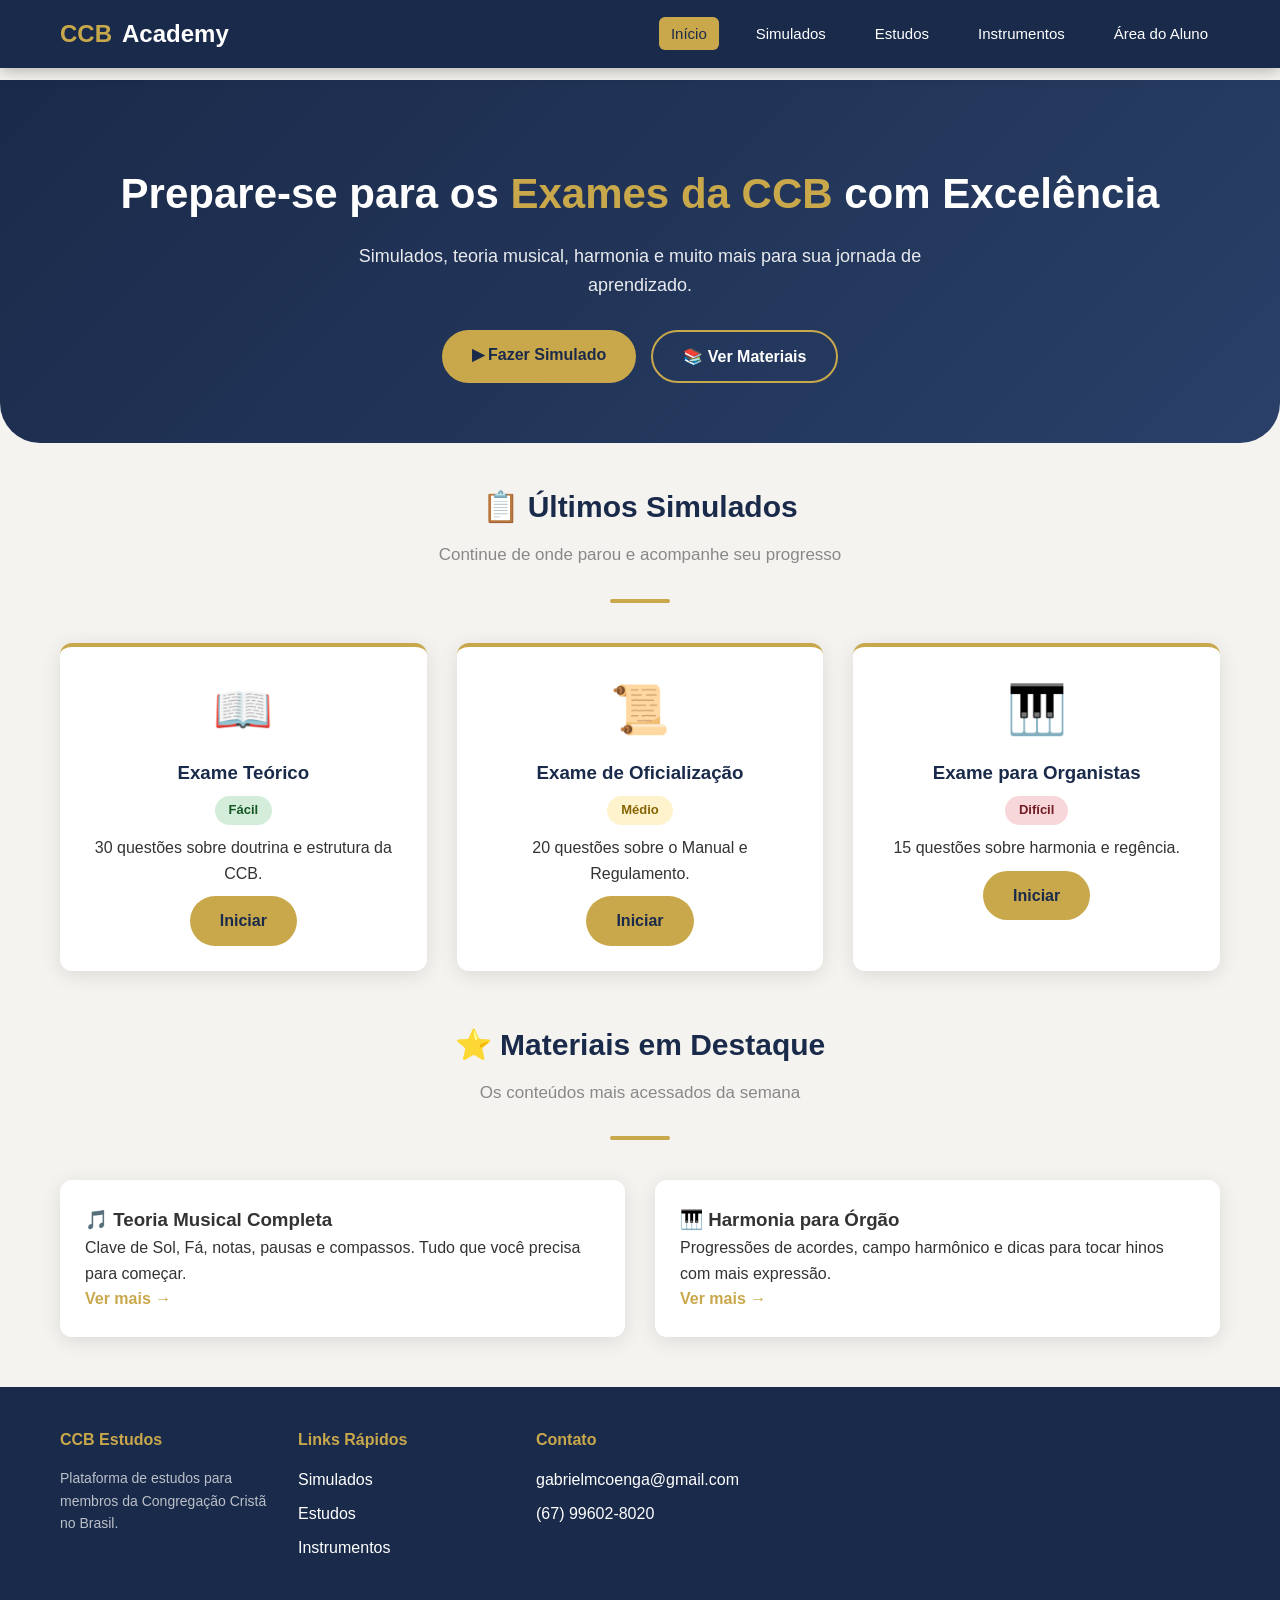
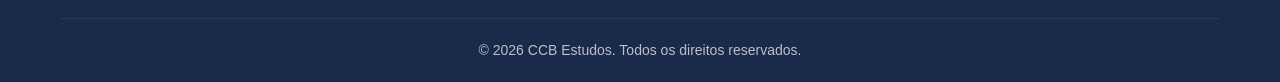
<file: index.html>
<!DOCTYPE html>
<html lang="pt-BR">
<head>
    <meta charset="UTF-8">
    <meta name="viewport" content="width=device-width, initial-scale=1.0">
    <title>CCB Academy | Página Inicial</title>
    <link rel="stylesheet" href="css/style.css">
    <link rel="icon" href="css/icon2.png" type="image/png+xml">
</head>
<body>

    <!-- ===== HEADER ===== -->
    <header>
        <div class="container header-inner">
            <div class="logo">
                <span>CCB</span> Academy
            </div>
            <button class="menu-toggle" id="menuToggle">☰</button>
            <ul class="nav-menu" id="navMenu">
                <li><a href="index.html" class="active">Início</a></li>
                <li><a href="pages/simulados.html">Simulados</a></li>
                <li><a href="pages/estudos.html">Estudos</a></li>
                <li><a href="pages/instrumentos.html">Instrumentos</a></li>
                <li><a href="pages/area-aluno.html">Área do Aluno</a></li>
            </ul>
        </div>
    </header>

    <!-- ===== HERO ===== -->
    <section class="hero">
        <div class="container">
            <h1>Prepare-se para os <span>Exames da CCB</span> com Excelência</h1>
            <p>Simulados, teoria musical, harmonia e muito mais para sua jornada de aprendizado.</p>
            <div class="btn-group">
                <a href="pages/simulados.html" class="btn btn-primary">▶ Fazer Simulado</a>
                <a href="pages/estudos.html" class="btn btn-secondary">📚 Ver Materiais</a>
            </div>
        </div>
    </section>

    <!-- ===== ÚLTIMOS SIMULADOS ===== -->
    <section class="container">
        <div class="section-header">
            <h2 class="section-title">📋 Últimos Simulados</h2>
            <p class="section-subtitle">Continue de onde parou e acompanhe seu progresso</p>
            <div class="gold-line"></div>
        </div>

        <div class="grid-3">
            <div class="card card-gold simulado-card">
                <div class="icon">📖</div>
                <h3>Exame Teórico</h3>
                <span class="level level-easy">Fácil</span>
                <p>30 questões sobre doutrina e estrutura da CCB.</p>
                <a href="pages/simulados.html" class="btn btn-primary">Iniciar</a>
            </div>
            <div class="card card-gold simulado-card">
                <div class="icon">📜</div>
                <h3>Exame de Oficialização</h3>
                <span class="level level-medium">Médio</span>
                <p>20 questões sobre o Manual e Regulamento.</p>
                <a href="pages/simulados.html" class="btn btn-primary">Iniciar</a>
            </div>
            <div class="card card-gold simulado-card">
                <div class="icon">🎹</div>
                <h3>Exame para Organistas</h3>
                <span class="level level-hard">Difícil</span>
                <p>15 questões sobre harmonia e regência.</p>
                <a href="pages/simulados.html" class="btn btn-primary">Iniciar</a>
            </div>
        </div>
    </section>

    <!-- ===== MATERIAIS EM DESTAQUE ===== -->
    <section class="container" style="margin-top: 50px;">
        <div class="section-header">
            <h2 class="section-title">⭐ Materiais em Destaque</h2>
            <p class="section-subtitle">Os conteúdos mais acessados da semana</p>
            <div class="gold-line"></div>
        </div>

        <div class="grid-2">
            <div class="card">
                <h3>🎵 Teoria Musical Completa</h3>
                <p>Clave de Sol, Fá, notas, pausas e compassos. Tudo que você precisa para começar.</p>
                <a href="pages/estudos.html" style="color: var(--gold); font-weight: 600;">Ver mais →</a>
            </div>
            <div class="card">
                <h3>🎹 Harmonia para Órgão</h3>
                <p>Progressões de acordes, campo harmônico e dicas para tocar hinos com mais expressão.</p>
                <a href="pages/estudos.html" style="color: var(--gold); font-weight: 600;">Ver mais →</a>
            </div>
        </div>
    </section>

    <!-- ===== RODAPÉ ===== -->
    <footer>
        <div class="container">
            <div>
                <h4>CCB Estudos</h4>
                <p style="opacity:0.7; font-size:14px;">Plataforma de estudos para membros da Congregação Cristã no Brasil.</p>
            </div>
            <div>
                <h4>Links Rápidos</h4>
                <ul>
                    <li><a href="pages/simulados.html">Simulados</a></li>
                    <li><a href="pages/estudos.html">Estudos</a></li>
                    <li><a href="pages/instrumentos.html">Instrumentos</a></li>
                </ul>
            </div>
            <div>
                <h4>Contato</h4>
                <ul>
                    <li><a href="#">gabrielmcoenga@gmail.com</a></li>
                    <li><a href="#">(67) 99602-8020</a></li>
                </ul>
            </div>
            <div class="copy">
                &copy; 2026 CCB Estudos. Todos os direitos reservados.
            </div>
        </div>
    </footer>

    <script src="js/script.js"></script>
</body>
</html>
</file>
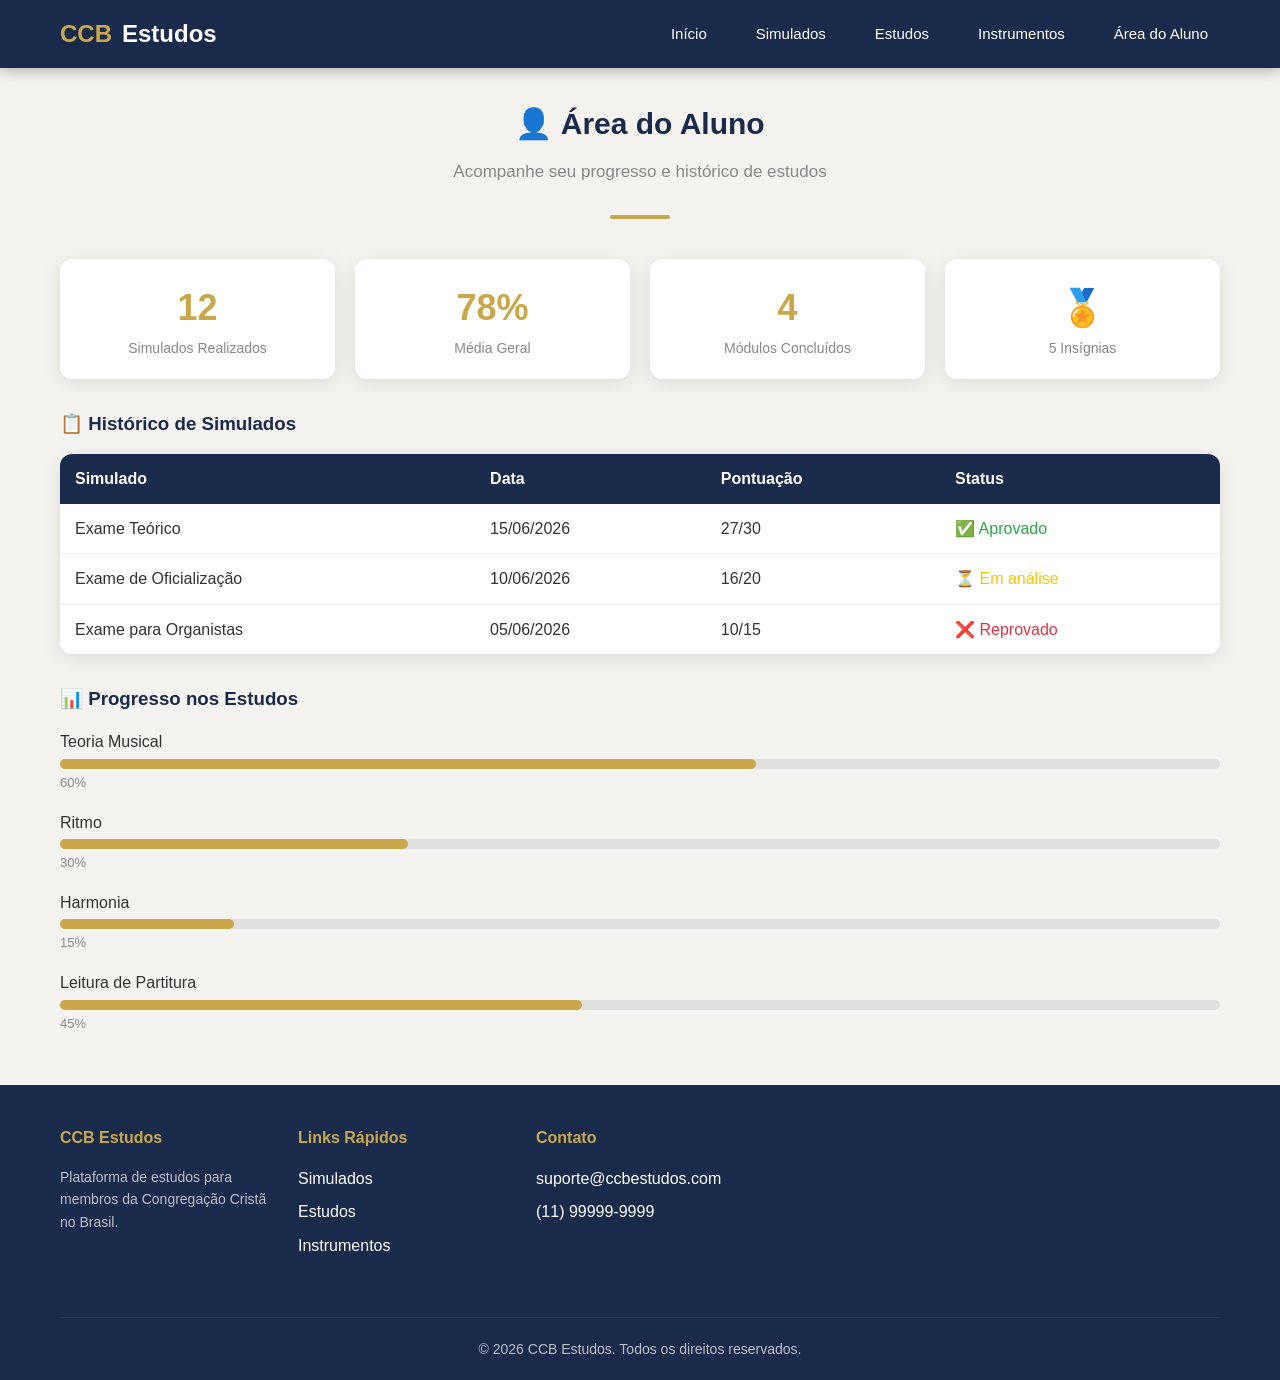
<file: pages/area-aluno.html>
<!DOCTYPE html>
<html lang="pt-BR">
<head>
    <meta charset="UTF-8">
    <base href="../">
    <meta name="viewport" content="width=device-width, initial-scale=1.0">
    <title>CCB Estudos | Área do Aluno</title>
    <link rel="stylesheet" href="css/style.css">
</head>
<body>

    <header>
        <div class="container header-inner">
            <div class="logo"><span>CCB</span> Estudos</div>
            <button class="menu-toggle" id="menuToggle">☰</button>
            <ul class="nav-menu" id="navMenu">
                <li><a href="index.html">Início</a></li>
                <li><a href="pages/simulados.html">Simulados</a></li>
                <li><a href="pages/estudos.html">Estudos</a></li>
                <li><a href="pages/instrumentos.html">Instrumentos</a></li>
                <li><a href="pages/area-aluno.html" class="active">Área do Aluno</a></li>
            </ul>
        </div>
    </header>

    <section class="container" style="padding-top: 20px;">
        <div class="section-header">
            <h1 class="section-title">👤 Área do Aluno</h1>
            <p class="section-subtitle">Acompanhe seu progresso e histórico de estudos</p>
            <div class="gold-line"></div>
        </div>

        <!-- Stats -->
        <div class="dashboard-stats">
            <div class="stat-card">
                <div class="number">12</div>
                <div class="label">Simulados Realizados</div>
            </div>
            <div class="stat-card">
                <div class="number">78%</div>
                <div class="label">Média Geral</div>
            </div>
            <div class="stat-card">
                <div class="number">4</div>
                <div class="label">Módulos Concluídos</div>
            </div>
            <div class="stat-card">
                <div class="number">🏅</div>
                <div class="label">5 Insígnias</div>
            </div>
        </div>

        <!-- Histórico -->
        <h3 style="color: var(--primary); margin-top: 30px;">📋 Histórico de Simulados</h3>
        <div class="card" style="margin-top: 15px; padding: 0; overflow: hidden;">
            <table style="width:100%; border-collapse: collapse; text-align: left;">
                <thead style="background: var(--primary); color: var(--white);">
                    <tr>
                        <th style="padding: 12px 15px;">Simulado</th>
                        <th style="padding: 12px 15px;">Data</th>
                        <th style="padding: 12px 15px;">Pontuação</th>
                        <th style="padding: 12px 15px;">Status</th>
                    </tr>
                </thead>
                <tbody>
                    <tr style="border-bottom: 1px solid #eee;">
                        <td style="padding: 12px 15px;">Exame Teórico</td>
                        <td style="padding: 12px 15px;">15/06/2026</td>
                        <td style="padding: 12px 15px;">27/30</td>
                        <td style="padding: 12px 15px; color: #28a745;">✅ Aprovado</td>
                    </tr>
                    <tr style="border-bottom: 1px solid #eee;">
                        <td style="padding: 12px 15px;">Exame de Oficialização</td>
                        <td style="padding: 12px 15px;">10/06/2026</td>
                        <td style="padding: 12px 15px;">16/20</td>
                        <td style="padding: 12px 15px; color: #ffc107;">⏳ Em análise</td>
                    </tr>
                    <tr>
                        <td style="padding: 12px 15px;">Exame para Organistas</td>
                        <td style="padding: 12px 15px;">05/06/2026</td>
                        <td style="padding: 12px 15px;">10/15</td>
                        <td style="padding: 12px 15px; color: #dc3545;">❌ Reprovado</td>
                    </tr>
                </tbody>
            </table>
        </div>

        <!-- Progresso nos Estudos -->
        <h3 style="color: var(--primary); margin-top: 30px;">📊 Progresso nos Estudos</h3>
        <div style="display: flex; flex-direction: column; gap: 15px; margin-top: 15px;">
            <div>
                <span>Teoria Musical</span>
                <div style="width:100%; height:10px; background:#e0e0e0; border-radius:5px; margin-top:4px;">
                    <div style="width:60%; height:100%; background:var(--gold); border-radius:5px;"></div>
                </div>
                <span style="font-size:13px; color:var(--gray);">60%</span>
            </div>
            <div>
                <span>Ritmo</span>
                <div style="width:100%; height:10px; background:#e0e0e0; border-radius:5px; margin-top:4px;">
                    <div style="width:30%; height:100%; background:var(--gold); border-radius:5px;"></div>
                </div>
                <span style="font-size:13px; color:var(--gray);">30%</span>
            </div>
            <div>
                <span>Harmonia</span>
                <div style="width:100%; height:10px; background:#e0e0e0; border-radius:5px; margin-top:4px;">
                    <div style="width:15%; height:100%; background:var(--gold); border-radius:5px;"></div>
                </div>
                <span style="font-size:13px; color:var(--gray);">15%</span>
            </div>
            <div>
                <span>Leitura de Partitura</span>
                <div style="width:100%; height:10px; background:#e0e0e0; border-radius:5px; margin-top:4px;">
                    <div style="width:45%; height:100%; background:var(--gold); border-radius:5px;"></div>
                </div>
                <span style="font-size:13px; color:var(--gray);">45%</span>
            </div>
        </div>
    </section>

    <footer>
        <div class="container">
            <div>
                <h4>CCB Estudos</h4>
                <p style="opacity:0.7; font-size:14px;">Plataforma de estudos para membros da Congregação Cristã no Brasil.</p>
            </div>
            <div>
                <h4>Links Rápidos</h4>
                <ul>
                    <li><a href="pages/simulados.html">Simulados</a></li>
                    <li><a href="pages/estudos.html">Estudos</a></li>
                    <li><a href="pages/instrumentos.html">Instrumentos</a></li>
                </ul>
            </div>
            <div>
                <h4>Contato</h4>
                <ul>
                    <li><a href="#">suporte@ccbestudos.com</a></li>
                    <li><a href="#">(11) 99999-9999</a></li>
                </ul>
            </div>
            <div class="copy">&copy; 2026 CCB Estudos. Todos os direitos reservados.</div>
        </div>
    </footer>

    <script src="js/script.js"></script>
</body>
</html>
</file>
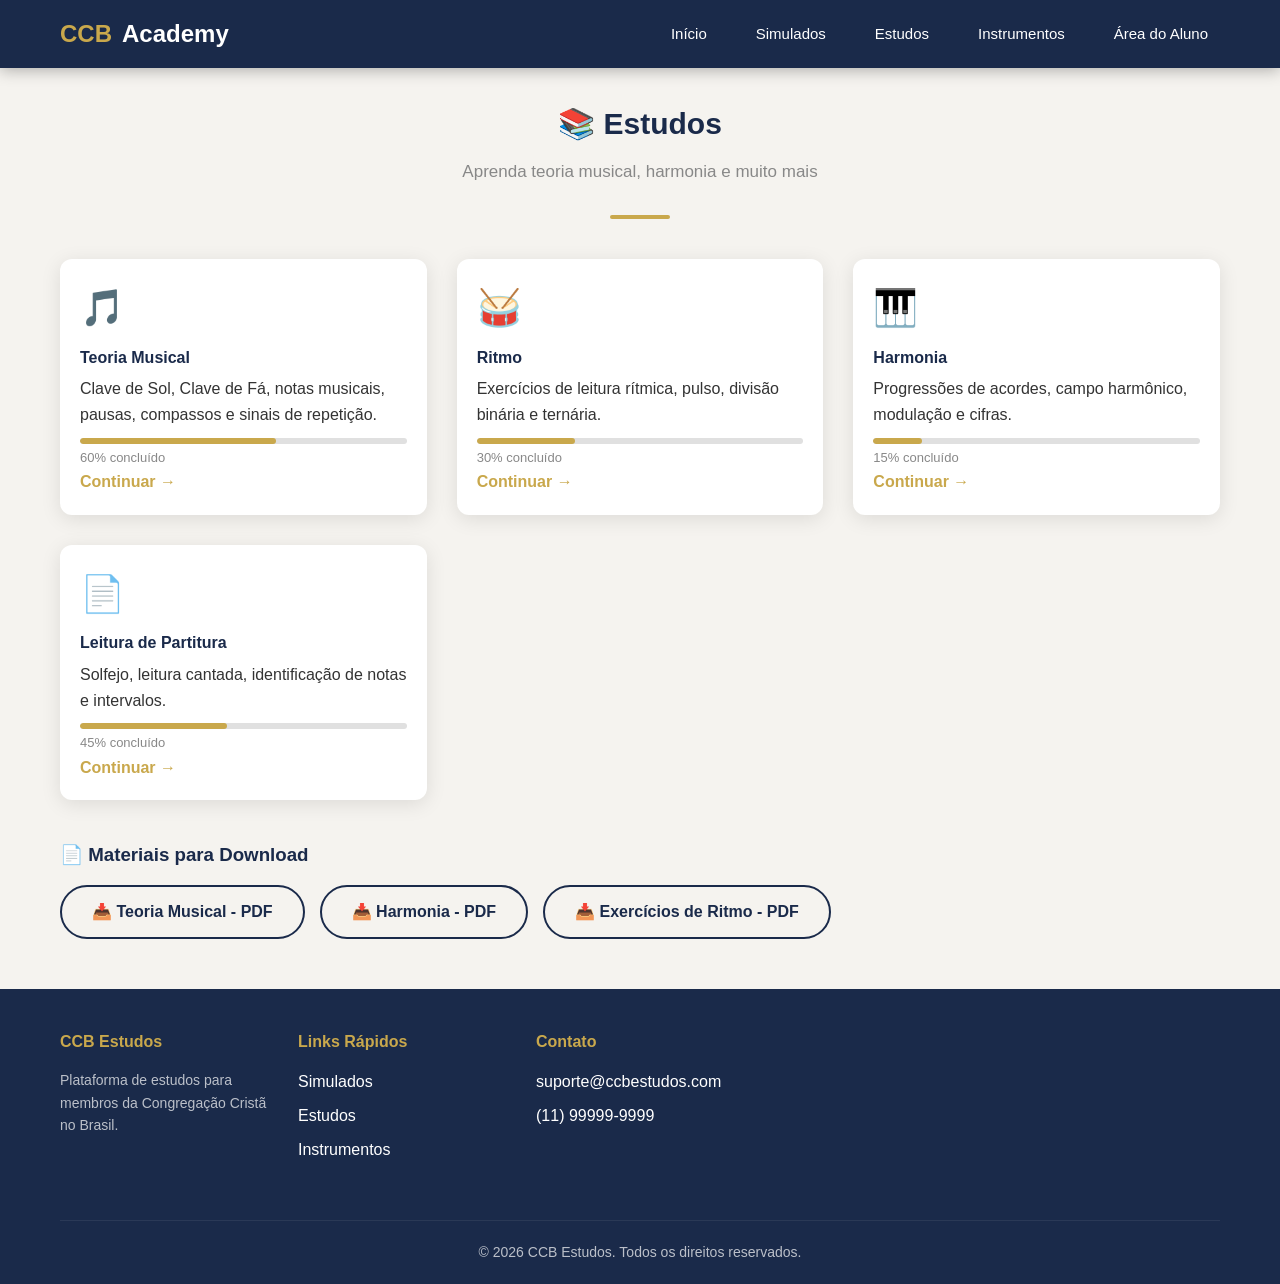
<file: pages/estudos.html>
<!DOCTYPE html>
<html lang="pt-BR">
<head>
    <meta charset="UTF-8">
    <base href="../">
    <meta name="viewport" content="width=device-width, initial-scale=1.0">
    <title>CCB Estudos | Estudos</title>
    <link rel="stylesheet" href="css/style.css">
</head>
<body>

    <header>
        <div class="container header-inner">
            <div class="logo"><span>CCB</span> Academy</div>
            <button class="menu-toggle" id="menuToggle">☰</button>
            <ul class="nav-menu" id="navMenu">
                <li><a href="index.html">Início</a></li>
                <li><a href="pages/simulados.html">Simulados</a></li>
                <li><a href="pages/estudos.html" class="active">Estudos</a></li>
                <li><a href="pages/instrumentos.html">Instrumentos</a></li>
                <li><a href="pages/area-aluno.html">Área do Aluno</a></li>
            </ul>
        </div>
    </header>

    <section class="container" style="padding-top: 20px;">
        <div class="section-header">
            <h1 class="section-title">📚 Estudos</h1>
            <p class="section-subtitle">Aprenda teoria musical, harmonia e muito mais</p>
            <div class="gold-line"></div>
        </div>

        <div class="grid-2">
            <!-- Teoria Musical -->
            <div class="card estudo-card">
                <span class="emoji">🎵</span>
                <h4>Teoria Musical</h4>
                <p>Clave de Sol, Clave de Fá, notas musicais, pausas, compassos e sinais de repetição.</p>
                <div class="progress-bar"><div class="fill" style="width: 60%;"></div></div>
                <span style="font-size:13px; color:var(--gray);">60% concluído</span>
                <br><a href="pages/aulas/teoria-musical.html" style="color: var(--gold); font-weight:600;">Continuar →</a>
            </div>

            <!-- Ritmo -->
            <div class="card estudo-card">
                <span class="emoji">🥁</span>
                <h4>Ritmo</h4>
                <p>Exercícios de leitura rítmica, pulso, divisão binária e ternária.</p>
                <div class="progress-bar"><div class="fill" style="width: 30%;"></div></div>
                <span style="font-size:13px; color:var(--gray);">30% concluído</span>
                <br><a href="#" style="color: var(--gold); font-weight:600;">Continuar →</a>
            </div>

            <!-- Harmonia -->
            <div class="card estudo-card">
                <span class="emoji">🎹</span>
                <h4>Harmonia</h4>
                <p>Progressões de acordes, campo harmônico, modulação e cifras.</p>
                <div class="progress-bar"><div class="fill" style="width: 15%;"></div></div>
                <span style="font-size:13px; color:var(--gray);">15% concluído</span>
                <br><a href="#" style="color: var(--gold); font-weight:600;">Continuar →</a>
            </div>

            <!-- Leitura de Partitura -->
            <div class="card estudo-card">
                <span class="emoji">📄</span>
                <h4>Leitura de Partitura</h4>
                <p>Solfejo, leitura cantada, identificação de notas e intervalos.</p>
                <div class="progress-bar"><div class="fill" style="width: 45%;"></div></div>
                <span style="font-size:13px; color:var(--gray);">45% concluído</span>
                <br><a href="#" style="color: var(--gold); font-weight:600;">Continuar →</a>
            </div>
        </div>

        <!-- Materiais Extras -->
        <div style="margin-top: 40px;">
            <h3 style="color: var(--primary);">📄 Materiais para Download</h3>
            <div style="display: flex; gap: 15px; flex-wrap: wrap; margin-top: 15px;">
                <a href="#" class="btn btn-outline">📥 Teoria Musical - PDF</a>
                <a href="#" class="btn btn-outline">📥 Harmonia - PDF</a>
                <a href="#" class="btn btn-outline">📥 Exercícios de Ritmo - PDF</a>
            </div>
        </div>
    </section>

    <footer>
        <div class="container">
            <div>
                <h4>CCB Estudos</h4>
                <p style="opacity:0.7; font-size:14px;">Plataforma de estudos para membros da Congregação Cristã no Brasil.</p>
            </div>
            <div>
                <h4>Links Rápidos</h4>
                <ul>
                    <li><a href="pages/simulados.html">Simulados</a></li>
                    <li><a href="pages/estudos.html">Estudos</a></li>
                    <li><a href="pages/instrumentos.html">Instrumentos</a></li>
                </ul>
            </div>
            <div>
                <h4>Contato</h4>
                <ul>
                    <li><a href="#">suporte@ccbestudos.com</a></li>
                    <li><a href="#">(11) 99999-9999</a></li>
                </ul>
            </div>
            <div class="copy">&copy; 2026 CCB Estudos. Todos os direitos reservados.</div>
        </div>
    </footer>

    <script src="js/script.js"></script>
</body>
</html>
</file>
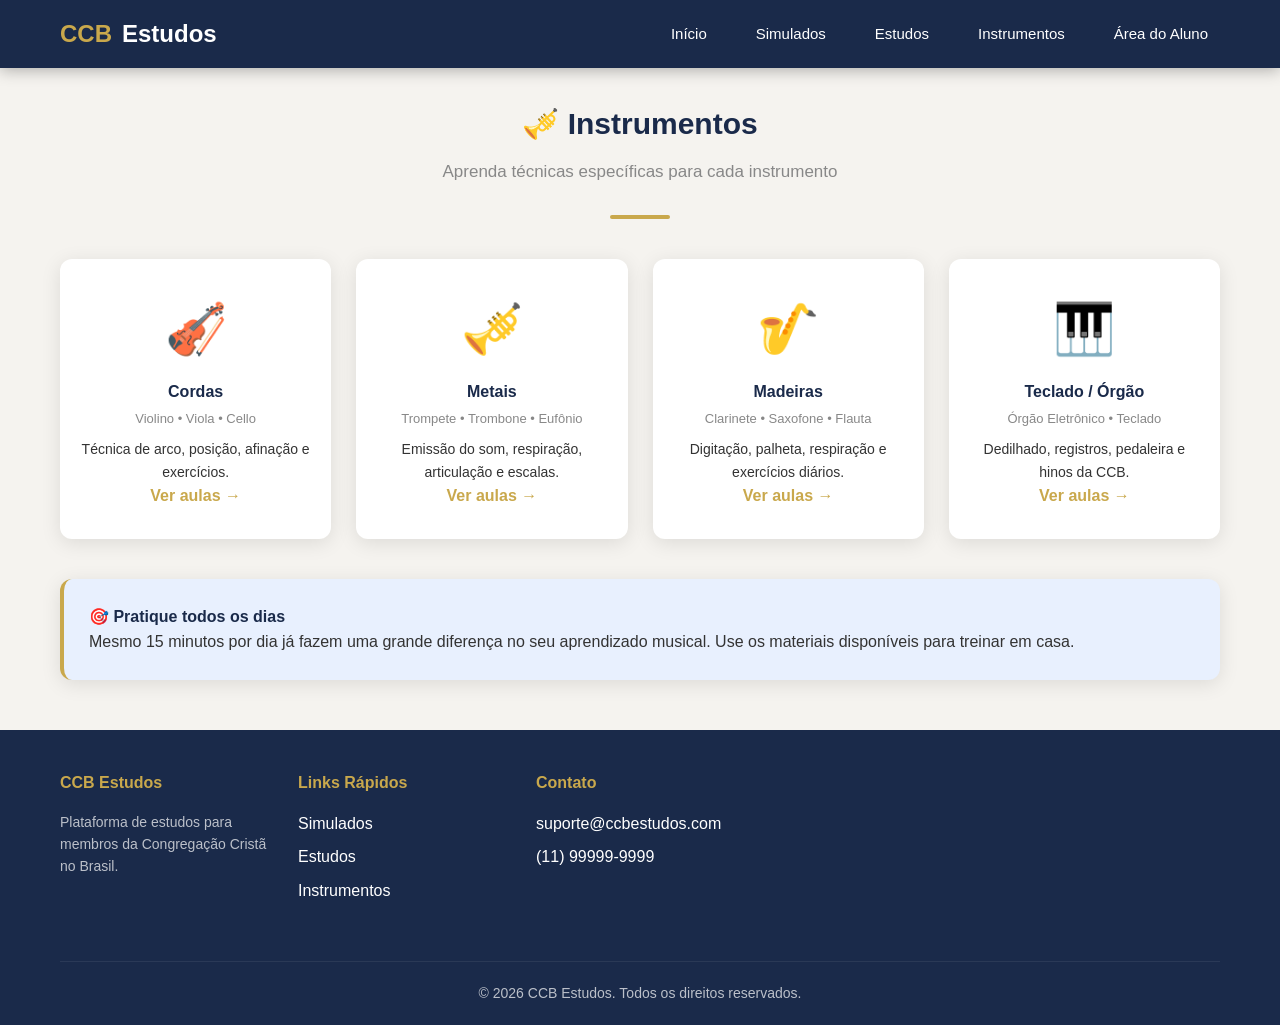
<file: pages/instrumentos.html>
<!DOCTYPE html>
<html lang="pt-BR">
<head>
    <meta charset="UTF-8">
    <base href="../">
    <meta name="viewport" content="width=device-width, initial-scale=1.0">
    <title>CCB Estudos | Instrumentos</title>
    <link rel="stylesheet" href="css/style.css">
</head>
<body>

    <header>
        <div class="container header-inner">
            <div class="logo"><span>CCB</span> Estudos</div>
            <button class="menu-toggle" id="menuToggle">☰</button>
            <ul class="nav-menu" id="navMenu">
                <li><a href="index.html">Início</a></li>
                <li><a href="pages/simulados.html">Simulados</a></li>
                <li><a href="pages/estudos.html">Estudos</a></li>
                <li><a href="pages/instrumentos.html" class="active">Instrumentos</a></li>
                <li><a href="pages/area-aluno.html">Área do Aluno</a></li>
            </ul>
        </div>
    </header>

    <section class="container" style="padding-top: 20px;">
        <div class="section-header">
            <h1 class="section-title">🎺 Instrumentos</h1>
            <p class="section-subtitle">Aprenda técnicas específicas para cada instrumento</p>
            <div class="gold-line"></div>
        </div>

        <div class="grid-4">
            <div class="card instrumento-card">
                <span class="icon">🎻</span>
                <h4>Cordas</h4>
                <span class="tag">Violino • Viola • Cello</span>
                <p style="font-size:14px; margin-top:8px;">Técnica de arco, posição, afinação e exercícios.</p>
                <a href="#" style="color: var(--gold); font-weight:600;">Ver aulas →</a>
            </div>

            <div class="card instrumento-card">
                <span class="icon">🎺</span>
                <h4>Metais</h4>
                <span class="tag">Trompete • Trombone • Eufônio</span>
                <p style="font-size:14px; margin-top:8px;">Emissão do som, respiração, articulação e escalas.</p>
                <a href="#" style="color: var(--gold); font-weight:600;">Ver aulas →</a>
            </div>

            <div class="card instrumento-card">
                <span class="icon">🎷</span>
                <h4>Madeiras</h4>
                <span class="tag">Clarinete • Saxofone • Flauta</span>
                <p style="font-size:14px; margin-top:8px;">Digitação, palheta, respiração e exercícios diários.</p>
                <a href="#" style="color: var(--gold); font-weight:600;">Ver aulas →</a>
            </div>

            <div class="card instrumento-card">
                <span class="icon">🎹</span>
                <h4>Teclado / Órgão</h4>
                <span class="tag">Órgão Eletrônico • Teclado</span>
                <p style="font-size:14px; margin-top:8px;">Dedilhado, registros, pedaleira e hinos da CCB.</p>
                <a href="#" style="color: var(--gold); font-weight:600;">Ver aulas →</a>
            </div>
        </div>

        <!-- Dica extra -->
        <div class="card" style="margin-top: 40px; background: #e8f0fe; border-left: 4px solid var(--gold);">
            <h4 style="color: var(--primary);">🎯 Pratique todos os dias</h4>
            <p>Mesmo 15 minutos por dia já fazem uma grande diferença no seu aprendizado musical. Use os materiais disponíveis para treinar em casa.</p>
        </div>
    </section>

    <footer>
        <div class="container">
            <div>
                <h4>CCB Estudos</h4>
                <p style="opacity:0.7; font-size:14px;">Plataforma de estudos para membros da Congregação Cristã no Brasil.</p>
            </div>
            <div>
                <h4>Links Rápidos</h4>
                <ul>
                    <li><a href="pages/simulados.html">Simulados</a></li>
                    <li><a href="pages/estudos.html">Estudos</a></li>
                    <li><a href="pages/instrumentos.html">Instrumentos</a></li>
                </ul>
            </div>
            <div>
                <h4>Contato</h4>
                <ul>
                    <li><a href="#">suporte@ccbestudos.com</a></li>
                    <li><a href="#">(11) 99999-9999</a></li>
                </ul>
            </div>
            <div class="copy">&copy; 2026 CCB Estudos. Todos os direitos reservados.</div>
        </div>
    </footer>

    <script src="js/script.js"></script>
</body>
</html>
</file>
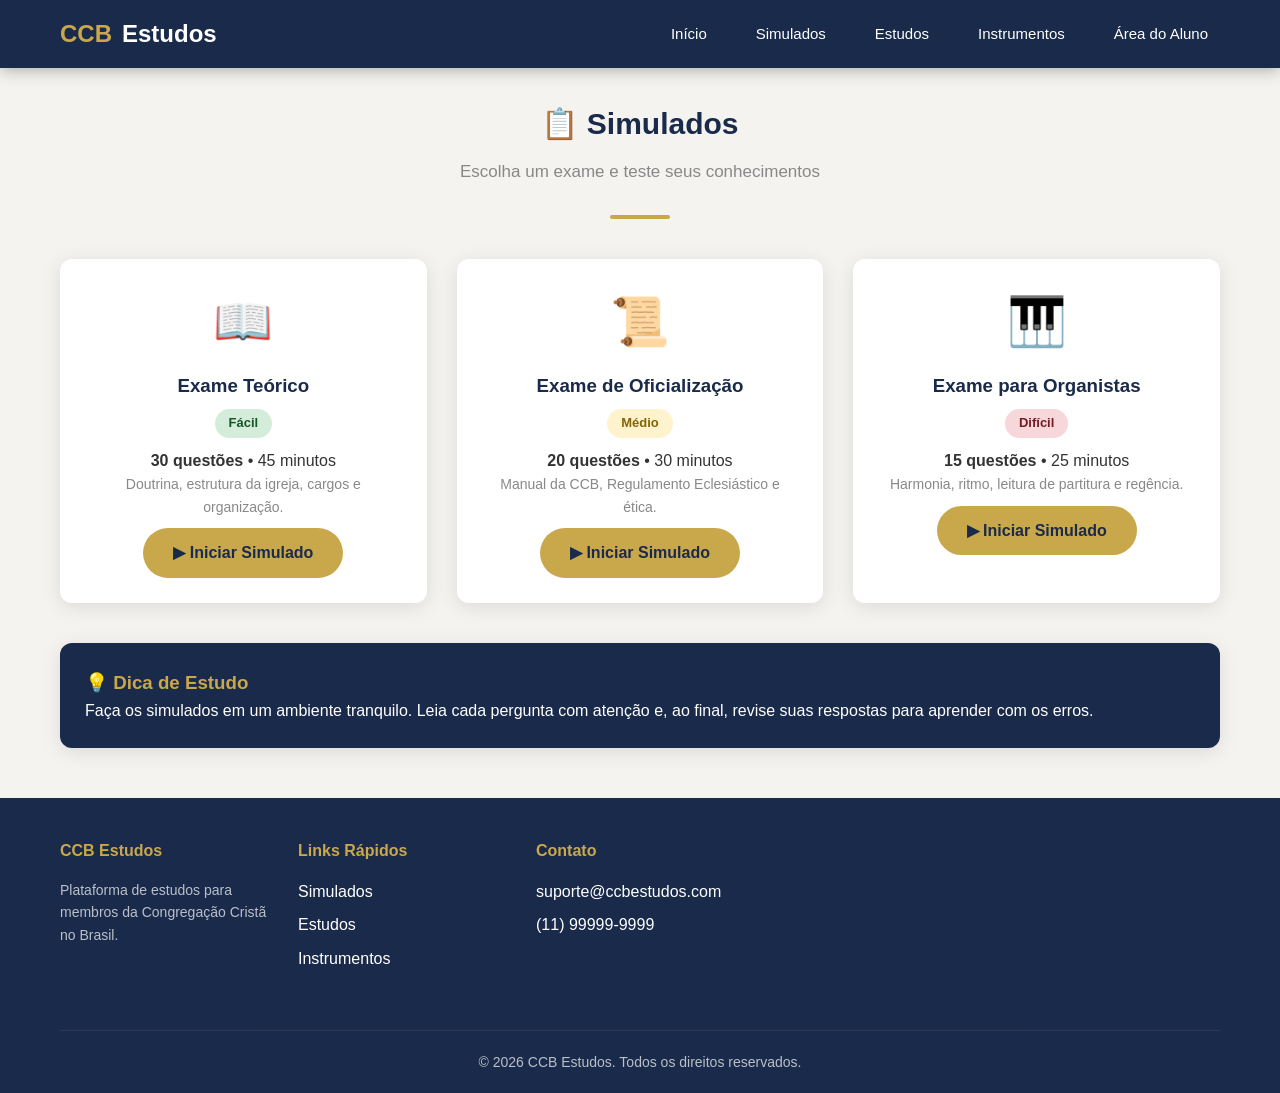
<file: pages/simulados.html>
<!DOCTYPE html>
<html lang="pt-BR">
<head>
    <meta charset="UTF-8">
    <base href="../">
    <meta name="viewport" content="width=device-width, initial-scale=1.0">
    <title>CCB Estudos | Simulados</title>
    <link rel="stylesheet" href="css/style.css">
</head>
<body>

    <header>
        <div class="container header-inner">
            <div class="logo"><span>CCB</span> Estudos</div>
            <button class="menu-toggle" id="menuToggle">☰</button>
            <ul class="nav-menu" id="navMenu">
                <li><a href="index.html">Início</a></li>
                <li><a href="pages/simulados.html" class="active">Simulados</a></li>
                <li><a href="pages/estudos.html">Estudos</a></li>
                <li><a href="pages/instrumentos.html">Instrumentos</a></li>
                <li><a href="pages/area-aluno.html">Área do Aluno</a></li>
            </ul>
        </div>
    </header>

    <section class="container" style="padding-top: 20px;">
        <div class="section-header">
            <h1 class="section-title">📋 Simulados</h1>
            <p class="section-subtitle">Escolha um exame e teste seus conhecimentos</p>
            <div class="gold-line"></div>
        </div>

        <div class="grid-3" style="margin-top: 30px;">
            <!-- Card 1 -->
            <div class="card simulado-card">
                <div class="icon">📖</div>
                <h3>Exame Teórico</h3>
                <span class="level level-easy">Fácil</span>
                <p><strong>30 questões</strong> • 45 minutos</p>
                <p style="font-size:14px; color:var(--gray);">Doutrina, estrutura da igreja, cargos e organização.</p>
                <a href="pages/simulados/teorico.html" class="btn btn-primary" style="margin-top:10px;">▶ Iniciar Simulado</a>
            </div>

            <!-- Card 2 -->
            <div class="card simulado-card">
                <div class="icon">📜</div>
                <h3>Exame de Oficialização</h3>
                <span class="level level-medium">Médio</span>
                <p><strong>20 questões</strong> • 30 minutos</p>
                <p style="font-size:14px; color:var(--gray);">Manual da CCB, Regulamento Eclesiástico e ética.</p>
                <a href="pages/simulados/oficial.html" class="btn btn-primary" style="margin-top:10px;">▶ Iniciar Simulado</a>
            </div>

            <!-- Card 3 -->
            <div class="card simulado-card">
                <div class="icon">🎹</div>
                <h3>Exame para Organistas</h3>
                <span class="level level-hard">Difícil</span>
                <p><strong>15 questões</strong> • 25 minutos</p>
                <p style="font-size:14px; color:var(--gray);">Harmonia, ritmo, leitura de partitura e regência.</p>
                <a href="pages/simulados/organista.html" class="btn btn-primary" style="margin-top:10px;">▶ Iniciar Simulado</a>
            </div>
        </div>

        <!-- Dicas -->
        <div class="card" style="margin-top: 40px; background: var(--primary); color: var(--white);">
            <h3 style="color: var(--gold);">💡 Dica de Estudo</h3>
            <p>Faça os simulados em um ambiente tranquilo. Leia cada pergunta com atenção e, ao final, revise suas respostas para aprender com os erros.</p>
        </div>
    </section>

    <footer>
        <div class="container">
            <div>
                <h4>CCB Estudos</h4>
                <p style="opacity:0.7; font-size:14px;">Plataforma de estudos para membros da Congregação Cristã no Brasil.</p>
            </div>
            <div>
                <h4>Links Rápidos</h4>
                <ul>
                    <li><a href="pages/simulados.html">Simulados</a></li>
                    <li><a href="pages/estudos.html">Estudos</a></li>
                    <li><a href="pages/instrumentos.html">Instrumentos</a></li>
                </ul>
            </div>
            <div>
                <h4>Contato</h4>
                <ul>
                    <li><a href="#">suporte@ccbestudos.com</a></li>
                    <li><a href="#">(11) 99999-9999</a></li>
                </ul>
            </div>
            <div class="copy">&copy; 2026 CCB Estudos. Todos os direitos reservados.</div>
        </div>
    </footer>

    <script src="js/script.js"></script>
</body>
</html>
</file>
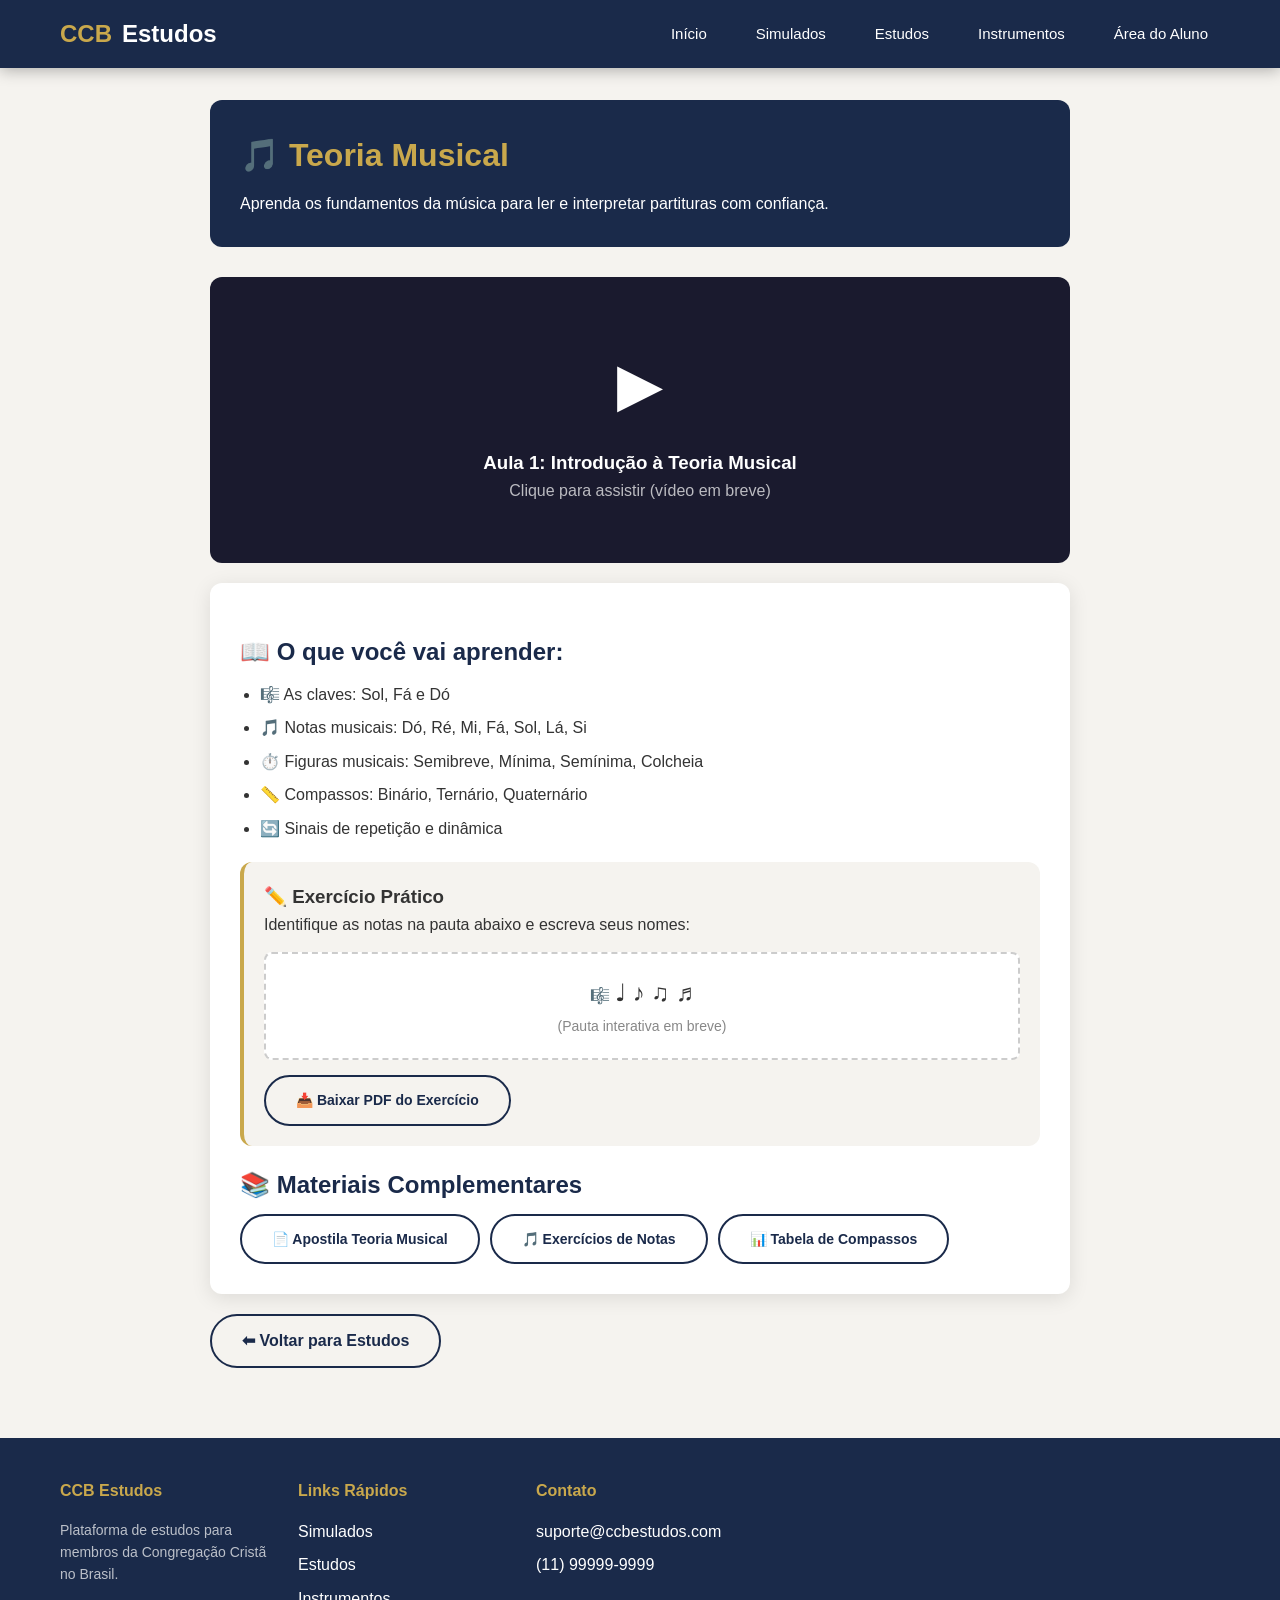
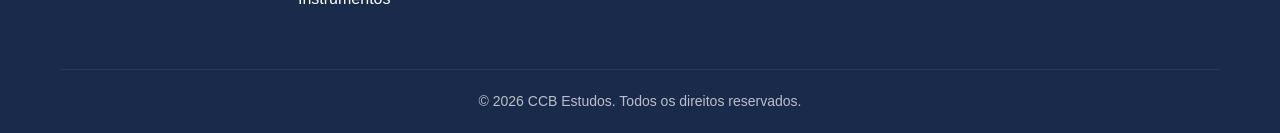
<file: pages/aulas/teoria-musical.html>
<!DOCTYPE html>
<html lang="pt-BR">
<head>
    <meta charset="UTF-8">
    <base href="../../">
    <meta name="viewport" content="width=device-width, initial-scale=1.0">
    <title>CCB Estudos | Teoria Musical</title>
    <link rel="stylesheet" href="css/style.css">
    <style>
        .aula-container {
            max-width: 900px;
            margin: 0 auto;
            padding: 20px;
        }
        .aula-header {
            background: var(--primary);
            color: var(--white);
            padding: 30px;
            border-radius: var(--radius);
            margin-bottom: 30px;
        }
        .aula-header h1 { color: var(--gold); margin-bottom: 10px; }
        .video-placeholder {
            background: #1a1a2e;
            border-radius: var(--radius);
            padding: 60px 20px;
            text-align: center;
            color: var(--white);
            margin: 20px 0;
        }
        .video-placeholder .play {
            font-size: 60px;
            cursor: pointer;
        }
        .conteudo-aula {
            background: var(--white);
            padding: 30px;
            border-radius: var(--radius);
            box-shadow: var(--shadow);
            margin-top: 20px;
        }
        .conteudo-aula h2 { color: var(--primary); margin: 20px 0 10px; }
        .conteudo-aula ul { padding-left: 20px; }
        .conteudo-aula ul li { margin-bottom: 8px; }
        .exercicio-box {
            background: var(--gray-light);
            padding: 20px;
            border-radius: var(--radius);
            border-left: 4px solid var(--gold);
            margin: 20px 0;
        }
        .btn-voltar {
            margin-top: 20px;
        }
    </style>
</head>
<body>

    <header>
        <div class="container header-inner">
            <div class="logo"><span>CCB</span> Estudos</div>
            <button class="menu-toggle" id="menuToggle">☰</button>
            <ul class="nav-menu" id="navMenu">
                <li><a href="pages/index.html">Início</a></li>
                <li><a href="pages/simulados.html">Simulados</a></li>
                <li><a href="pages/estudos.html" class="active">Estudos</a></li>
                <li><a href="pages/instrumentos.html">Instrumentos</a></li>
                <li><a href="pages/area-aluno.html">Área do Aluno</a></li>
            </ul>
        </div>
    </header>

    <div class="aula-container">
        <div class="aula-header">
            <h1>🎵 Teoria Musical</h1>
            <p>Aprenda os fundamentos da música para ler e interpretar partituras com confiança.</p>
        </div>

        <!-- Vídeo/Aula -->
        <div class="video-placeholder">
            <div class="play">▶</div>
            <h3 style="margin-top:15px;">Aula 1: Introdução à Teoria Musical</h3>
            <p style="opacity:0.7;">Clique para assistir (vídeo em breve)</p>
        </div>

        <!-- Conteúdo -->
        <div class="conteudo-aula">
            <h2>📖 O que você vai aprender:</h2>
            <ul>
                <li>🎼 As claves: Sol, Fá e Dó</li>
                <li>🎵 Notas musicais: Dó, Ré, Mi, Fá, Sol, Lá, Si</li>
                <li>⏱️ Figuras musicais: Semibreve, Mínima, Semínima, Colcheia</li>
                <li>📏 Compassos: Binário, Ternário, Quaternário</li>
                <li>🔄 Sinais de repetição e dinâmica</li>
            </ul>

            <div class="exercicio-box">
                <h3>✏️ Exercício Prático</h3>
                <p>Identifique as notas na pauta abaixo e escreva seus nomes:</p>
                <div style="background: white; padding: 20px; border-radius: 8px; margin: 15px 0; text-align: center; border: 2px dashed #ccc;">
                    🎼 <span style="font-size:24px;">♩ ♪ ♫ ♬</span>
                    <br><span style="color: var(--gray); font-size:14px;">(Pauta interativa em breve)</span>
                </div>
                <a href="#" class="btn btn-outline" style="font-size:14px;">📥 Baixar PDF do Exercício</a>
            </div>

            <h2>📚 Materiais Complementares</h2>
            <div style="display: flex; gap: 10px; flex-wrap: wrap;">
                <a href="#" class="btn btn-outline" style="font-size:14px;">📄 Apostila Teoria Musical</a>
                <a href="#" class="btn btn-outline" style="font-size:14px;">🎵 Exercícios de Notas</a>
                <a href="#" class="btn btn-outline" style="font-size:14px;">📊 Tabela de Compassos</a>
            </div>
        </div>

        <a href="pages/estudos.html" class="btn btn-outline btn-voltar">⬅ Voltar para Estudos</a>
    </div>

    <footer>
        <div class="container">
            <div>
                <h4>CCB Estudos</h4>
                <p style="opacity:0.7; font-size:14px;">Plataforma de estudos para membros da Congregação Cristã no Brasil.</p>
            </div>
            <div>
                <h4>Links Rápidos</h4>
                <ul>
                    <li><a href="pages/simulados.html">Simulados</a></li>
                    <li><a href="pages/estudos.html">Estudos</a></li>
                    <li><a href="pages/instrumentos.html">Instrumentos</a></li>
                </ul>
            </div>
            <div>
                <h4>Contato</h4>
                <ul>
                    <li><a href="#">suporte@ccbestudos.com</a></li>
                    <li><a href="#">(11) 99999-9999</a></li>
                </ul>
            </div>
            <div class="copy">&copy; 2026 CCB Estudos. Todos os direitos reservados.</div>
        </div>
    </footer>

    <script src="js/script.js"></script>
</body>
</html>
</file>
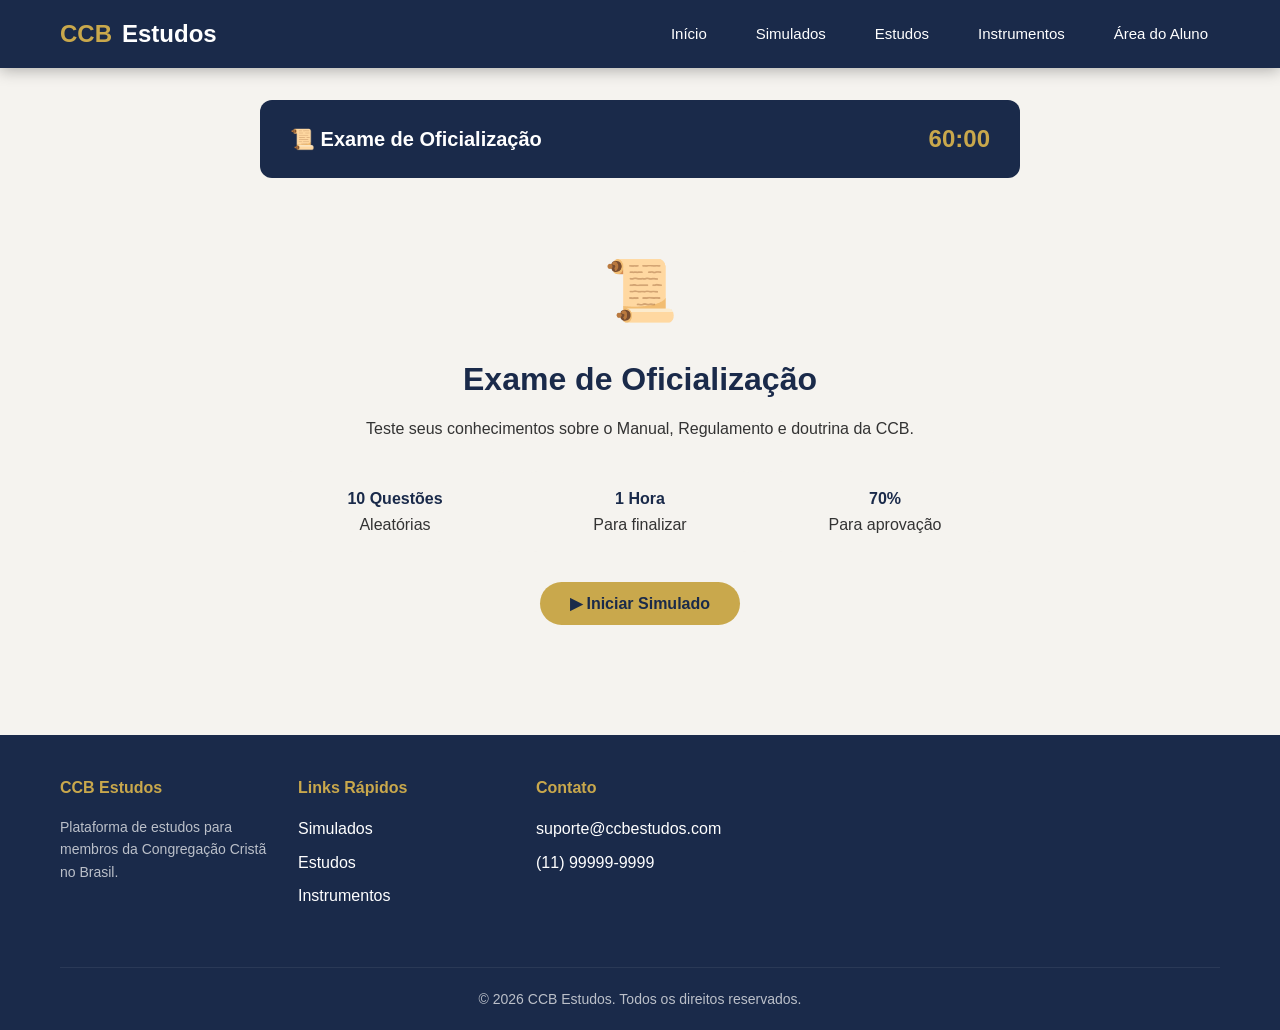
<file: pages/simulados/oficial.html>
<!DOCTYPE html>
<html lang="pt-BR">
<head>
    <meta charset="UTF-8">
    <base href="../../">
    <meta name="viewport" content="width=device-width, initial-scale=1.0">
    <title>CCB Estudos | Exame de Oficialização</title>
    <link rel="stylesheet" href="css/style.css">
    <!-- MESMO CSS DO teorico.html - COPIAR O STYLE -->
    <style>
        /* Copiar todo o style do teorico.html aqui */
        .simulado-container { max-width: 800px; margin: 0 auto; padding: 20px; }
        .simulado-header { background: var(--primary); color: var(--white); padding: 20px 30px; border-radius: var(--radius); margin-bottom: 25px; display: flex; justify-content: space-between; align-items: center; flex-wrap: wrap; }
        .simulado-header h2 { margin: 0; font-size: 20px; }
        .simulado-header .timer { font-size: 24px; font-weight: bold; color: var(--gold); }
        #tela-inicial { text-align: center; padding: 40px 20px; }
        #tela-inicial .icon { font-size: 60px; margin-bottom: 15px; }
        #tela-inicial h1 { color: var(--primary); margin-bottom: 10px; }
        #tela-inicial .info { display: grid; grid-template-columns: repeat(auto-fit, minmax(150px, 1fr)); gap: 15px; margin: 30px 0; }
        #tela-inicial .info-item { background: var(--gray-light); padding: 15px; border-radius: var(--radius); }
        #tela-inicial .info-item strong { display: block; color: var(--primary); }
        #tela-questoes, #tela-resultado { display: none; }
        .progress-info { display: flex; justify-content: space-between; margin-bottom: 15px; color: var(--gray); font-size: 14px; }
        .pergunta { font-size: 20px; font-weight: 600; color: var(--primary); margin-bottom: 25px; line-height: 1.4; }
        .alternativas { display: flex; flex-direction: column; gap: 12px; }
        .alternativa-btn { background: var(--white); border: 2px solid #e0e0e0; border-radius: var(--radius); padding: 15px 20px; font-size: 16px; cursor: pointer; transition: all 0.3s; text-align: left; display: flex; align-items: center; gap: 12px; }
        .alternativa-btn:hover { border-color: var(--gold); transform: translateX(5px); }
        .alternativa-btn .letra { background: var(--gray-light); width: 30px; height: 30px; border-radius: 50%; display: flex; align-items: center; justify-content: center; font-weight: bold; color: var(--primary); }
        .navegacao { display: flex; justify-content: space-between; margin-top: 25px; flex-wrap: wrap; gap: 10px; }
        .btn-finalizar { background: #dc3545; color: var(--white); }
        .btn-finalizar:hover { background: #c82333; }
        .resultado-box { text-align: center; padding: 20px; }
        .resultado-box .score { font-size: 48px; font-weight: bold; color: var(--primary); }
        .resultado-box .score span { color: var(--gold); }
        .resultado-box .status { font-size: 28px; font-weight: bold; margin: 15px 0; }
        .revisao-questoes { margin-top: 30px; max-height: 400px; overflow-y: auto; background: var(--white); padding: 20px; border-radius: var(--radius); box-shadow: var(--shadow); }
        .revisao-item { padding: 10px 0; border-bottom: 1px solid #eee; }
        .revisao-item:last-child { border-bottom: none; }
        @media (max-width: 768px) { .simulado-header { flex-direction: column; gap: 10px; text-align: center; } .pergunta { font-size: 17px; } .alternativa-btn { font-size: 14px; padding: 12px 15px; } }
    </style>
</head>
<body>

    <header>
        <div class="container header-inner">
            <div class="logo"><span>CCB</span> Estudos</div>
            <button class="menu-toggle" id="menuToggle">☰</button>
            <ul class="nav-menu" id="navMenu">
                <li><a href="pages/index.html">Início</a></li>
                <li><a href="pages/simulados.html" class="active">Simulados</a></li>
                <li><a href="pages/estudos.html">Estudos</a></li>
                <li><a href="pages/instrumentos.html">Instrumentos</a></li>
                <li><a href="pages/area-aluno.html">Área do Aluno</a></li>
            </ul>
        </div>
    </header>

    <div class="simulado-container">
        <div class="simulado-header">
            <h2 class="simulado-tipo">📜 Exame de Oficialização</h2>
            <div class="timer" id="timer">60:00</div>
        </div>

        <div id="tela-inicial">
            <div class="icon">📜</div>
            <h1>Exame de Oficialização</h1>
            <p>Teste seus conhecimentos sobre o Manual, Regulamento e doutrina da CCB.</p>
            <div class="info">
                <div class="info-item"><strong>10 Questões</strong> Aleatórias</div>
                <div class="info-item"><strong>1 Hora</strong> Para finalizar</div>
                <div class="info-item"><strong>70%</strong> Para aprovação</div>
            </div>
            <button class="btn btn-primary" onclick="iniciarSimulado('oficial')">▶ Iniciar Simulado</button>
        </div>

        <div id="tela-questoes">
            <div class="progress-info">
                <span id="progresso">Questão 1 de 10</span>
                <span id="respondidas">0 respondidas</span>
            </div>
            <div class="pergunta" id="pergunta"></div>
            <div class="alternativas" id="alternativas"></div>
            <div class="navegacao">
                <button class="btn btn-outline" id="btn-anterior" onclick="questaoAnterior()" style="display:none;">◀ Anterior</button>
                <div>
                    <button class="btn btn-outline" onclick="finalizarSimulado()" style="background:#dc3545; color:white; border-color:#dc3545;">Finalizar</button>
                    <button class="btn btn-primary" onclick="proximaQuestao()">Próxima ▶</button>
                </div>
            </div>
        </div>

        <div id="tela-resultado">
            <div class="resultado-box">
                <h2>📊 Resultado</h2>
                <div class="score"><span id="resultado-acertos">0/0</span></div>
                <div class="status" id="resultado-status">✅ APROVADO!</div>
                <div style="font-size:18px; color:var(--gray);">Porcentagem: <strong id="resultado-porcentagem">0%</strong></div>
                <div style="margin-top: 25px; display: flex; gap:15px; justify-content:center; flex-wrap:wrap;">
                    <button class="btn btn-primary" onclick="window.location.reload()">🔄 Refazer</button>
                    <button class="btn btn-outline" onclick="voltarSimulados()">📋 Voltar</button>
                </div>
            </div>
            <h3 style="margin-top:20px;">📝 Revisão das Questões</h3>
            <div class="revisao-questoes" id="revisao-questoes"></div>
        </div>
    </div>

    <footer>
        <div class="container">
            <div>
                <h4>CCB Estudos</h4>
                <p style="opacity:0.7; font-size:14px;">Plataforma de estudos para membros da Congregação Cristã no Brasil.</p>
            </div>
            <div>
                <h4>Links Rápidos</h4>
                <ul>
                    <li><a href="pages/simulados.html">Simulados</a></li>
                    <li><a href="pages/estudos.html">Estudos</a></li>
                    <li><a href="pages/instrumentos.html">Instrumentos</a></li>
                </ul>
            </div>
            <div>
                <h4>Contato</h4>
                <ul>
                    <li><a href="#">suporte@ccbestudos.com</a></li>
                    <li><a href="#">(11) 99999-9999</a></li>
                </ul>
            </div>
            <div class="copy">&copy; 2026 CCB Estudos. Todos os direitos reservados.</div>
        </div>
    </footer>

    <script src="js/script.js"></script>
    <script src="js/questoes.js"></script>
    <script src="js/simulados.js"></script>
</body>
</html>
</file>
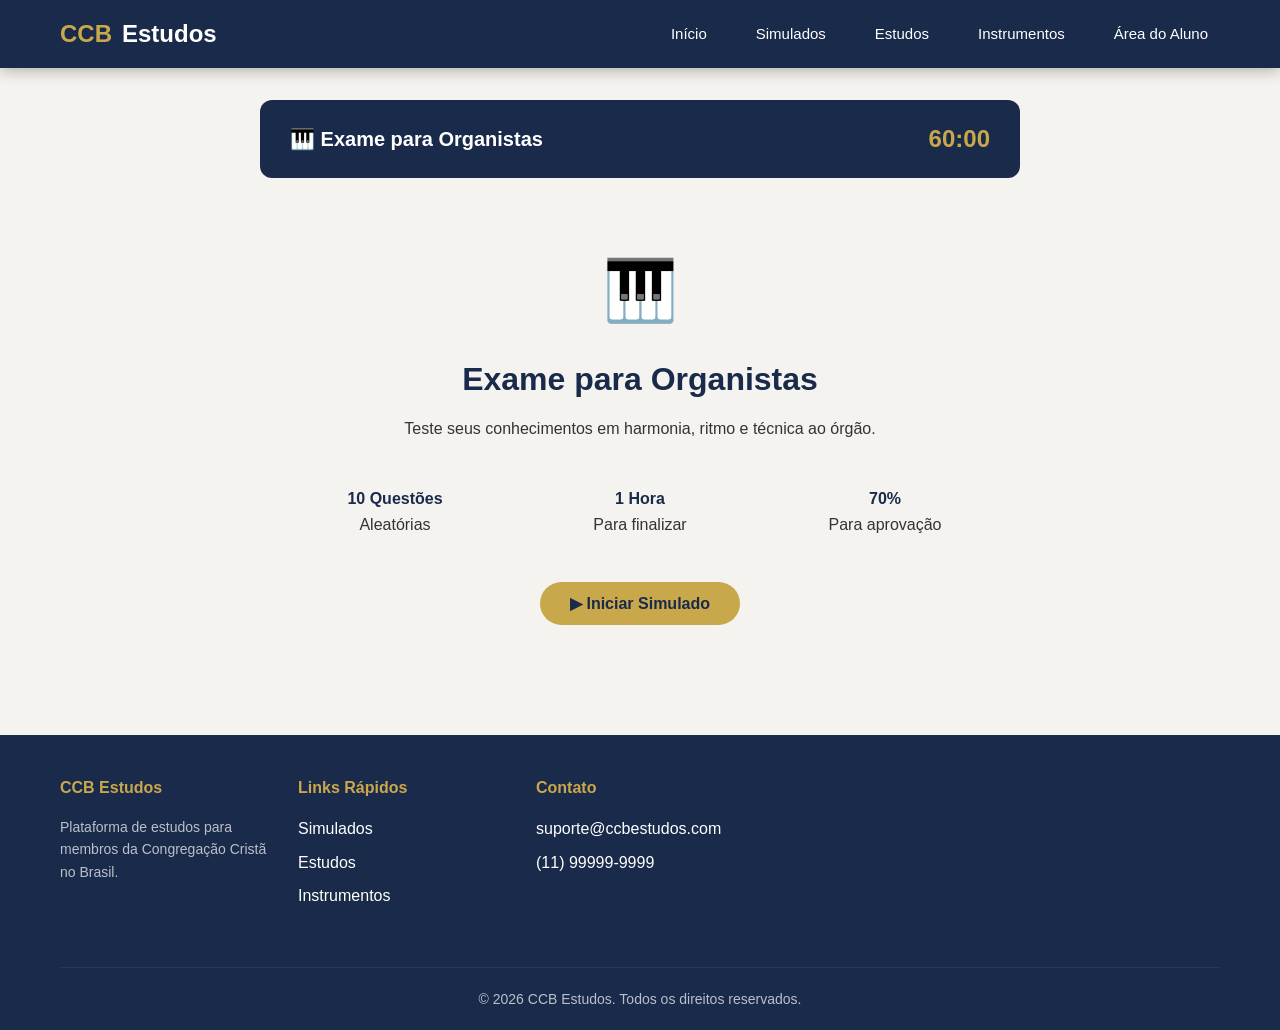
<file: pages/simulados/organista.html>
<!DOCTYPE html>
<html lang="pt-BR">
<head>
    <meta charset="UTF-8">
    <base href="../../">
    <meta name="viewport" content="width=device-width, initial-scale=1.0">
    <title>CCB Estudos | Exame para Organistas</title>
    <link rel="stylesheet" href="css/style.css">
    <!-- MESMO CSS - COPIAR O STYLE DO teorico.html -->
    <style>
        /* Copiar todo o style do teorico.html aqui */
        .simulado-container { max-width: 800px; margin: 0 auto; padding: 20px; }
        .simulado-header { background: var(--primary); color: var(--white); padding: 20px 30px; border-radius: var(--radius); margin-bottom: 25px; display: flex; justify-content: space-between; align-items: center; flex-wrap: wrap; }
        .simulado-header h2 { margin: 0; font-size: 20px; }
        .simulado-header .timer { font-size: 24px; font-weight: bold; color: var(--gold); }
        #tela-inicial { text-align: center; padding: 40px 20px; }
        #tela-inicial .icon { font-size: 60px; margin-bottom: 15px; }
        #tela-inicial h1 { color: var(--primary); margin-bottom: 10px; }
        #tela-inicial .info { display: grid; grid-template-columns: repeat(auto-fit, minmax(150px, 1fr)); gap: 15px; margin: 30px 0; }
        #tela-inicial .info-item { background: var(--gray-light); padding: 15px; border-radius: var(--radius); }
        #tela-inicial .info-item strong { display: block; color: var(--primary); }
        #tela-questoes, #tela-resultado { display: none; }
        .progress-info { display: flex; justify-content: space-between; margin-bottom: 15px; color: var(--gray); font-size: 14px; }
        .pergunta { font-size: 20px; font-weight: 600; color: var(--primary); margin-bottom: 25px; line-height: 1.4; }
        .alternativas { display: flex; flex-direction: column; gap: 12px; }
        .alternativa-btn { background: var(--white); border: 2px solid #e0e0e0; border-radius: var(--radius); padding: 15px 20px; font-size: 16px; cursor: pointer; transition: all 0.3s; text-align: left; display: flex; align-items: center; gap: 12px; }
        .alternativa-btn:hover { border-color: var(--gold); transform: translateX(5px); }
        .alternativa-btn .letra { background: var(--gray-light); width: 30px; height: 30px; border-radius: 50%; display: flex; align-items: center; justify-content: center; font-weight: bold; color: var(--primary); }
        .navegacao { display: flex; justify-content: space-between; margin-top: 25px; flex-wrap: wrap; gap: 10px; }
        .btn-finalizar { background: #dc3545; color: var(--white); }
        .btn-finalizar:hover { background: #c82333; }
        .resultado-box { text-align: center; padding: 20px; }
        .resultado-box .score { font-size: 48px; font-weight: bold; color: var(--primary); }
        .resultado-box .score span { color: var(--gold); }
        .resultado-box .status { font-size: 28px; font-weight: bold; margin: 15px 0; }
        .revisao-questoes { margin-top: 30px; max-height: 400px; overflow-y: auto; background: var(--white); padding: 20px; border-radius: var(--radius); box-shadow: var(--shadow); }
        .revisao-item { padding: 10px 0; border-bottom: 1px solid #eee; }
        .revisao-item:last-child { border-bottom: none; }
        @media (max-width: 768px) { .simulado-header { flex-direction: column; gap: 10px; text-align: center; } .pergunta { font-size: 17px; } .alternativa-btn { font-size: 14px; padding: 12px 15px; } }
    </style>
</head>
<body>

    <header>
        <div class="container header-inner">
            <div class="logo"><span>CCB</span> Estudos</div>
            <button class="menu-toggle" id="menuToggle">☰</button>
            <ul class="nav-menu" id="navMenu">
                <li><a href="pages/index.html">Início</a></li>
                <li><a href="pages/simulados.html" class="active">Simulados</a></li>
                <li><a href="pages/estudos.html">Estudos</a></li>
                <li><a href="pages/instrumentos.html">Instrumentos</a></li>
                <li><a href="pages/area-aluno.html">Área do Aluno</a></li>
            </ul>
        </div>
    </header>

    <div class="simulado-container">
        <div class="simulado-header">
            <h2 class="simulado-tipo">🎹 Exame para Organistas</h2>
            <div class="timer" id="timer">60:00</div>
        </div>

        <div id="tela-inicial">
            <div class="icon">🎹</div>
            <h1>Exame para Organistas</h1>
            <p>Teste seus conhecimentos em harmonia, ritmo e técnica ao órgão.</p>
            <div class="info">
                <div class="info-item"><strong>10 Questões</strong> Aleatórias</div>
                <div class="info-item"><strong>1 Hora</strong> Para finalizar</div>
                <div class="info-item"><strong>70%</strong> Para aprovação</div>
            </div>
            <button class="btn btn-primary" onclick="iniciarSimulado('organista')">▶ Iniciar Simulado</button>
        </div>

        <div id="tela-questoes">
            <div class="progress-info">
                <span id="progresso">Questão 1 de 10</span>
                <span id="respondidas">0 respondidas</span>
            </div>
            <div class="pergunta" id="pergunta"></div>
            <div class="alternativas" id="alternativas"></div>
            <div class="navegacao">
                <button class="btn btn-outline" id="btn-anterior" onclick="questaoAnterior()" style="display:none;">◀ Anterior</button>
                <div>
                    <button class="btn btn-outline" onclick="finalizarSimulado()" style="background:#dc3545; color:white; border-color:#dc3545;">Finalizar</button>
                    <button class="btn btn-primary" onclick="proximaQuestao()">Próxima ▶</button>
                </div>
            </div>
        </div>

        <div id="tela-resultado">
            <div class="resultado-box">
                <h2>📊 Resultado</h2>
                <div class="score"><span id="resultado-acertos">0/0</span></div>
                <div class="status" id="resultado-status">✅ APROVADO!</div>
                <div style="font-size:18px; color:var(--gray);">Porcentagem: <strong id="resultado-porcentagem">0%</strong></div>
                <div style="margin-top: 25px; display: flex; gap:15px; justify-content:center; flex-wrap:wrap;">
                    <button class="btn btn-primary" onclick="window.location.reload()">🔄 Refazer</button>
                    <button class="btn btn-outline" onclick="voltarSimulados()">📋 Voltar</button>
                </div>
            </div>
            <h3 style="margin-top:20px;">📝 Revisão das Questões</h3>
            <div class="revisao-questoes" id="revisao-questoes"></div>
        </div>
    </div>

    <footer>
        <div class="container">
            <div>
                <h4>CCB Estudos</h4>
                <p style="opacity:0.7; font-size:14px;">Plataforma de estudos para membros da Congregação Cristã no Brasil.</p>
            </div>
            <div>
                <h4>Links Rápidos</h4>
                <ul>
                    <li><a href="pages/simulados.html">Simulados</a></li>
                    <li><a href="pages/estudos.html">Estudos</a></li>
                    <li><a href="pages/instrumentos.html">Instrumentos</a></li>
                </ul>
            </div>
            <div>
                <h4>Contato</h4>
                <ul>
                    <li><a href="#">suporte@ccbestudos.com</a></li>
                    <li><a href="#">(11) 99999-9999</a></li>
                </ul>
            </div>
            <div class="copy">&copy; 2026 CCB Estudos. Todos os direitos reservados.</div>
        </div>
    </footer>

    <script src="js/script.js"></script>
    <script src="js/questoes.js"></script>
    <script src="js/simulados.js"></script>
</body>
</html>
</file>
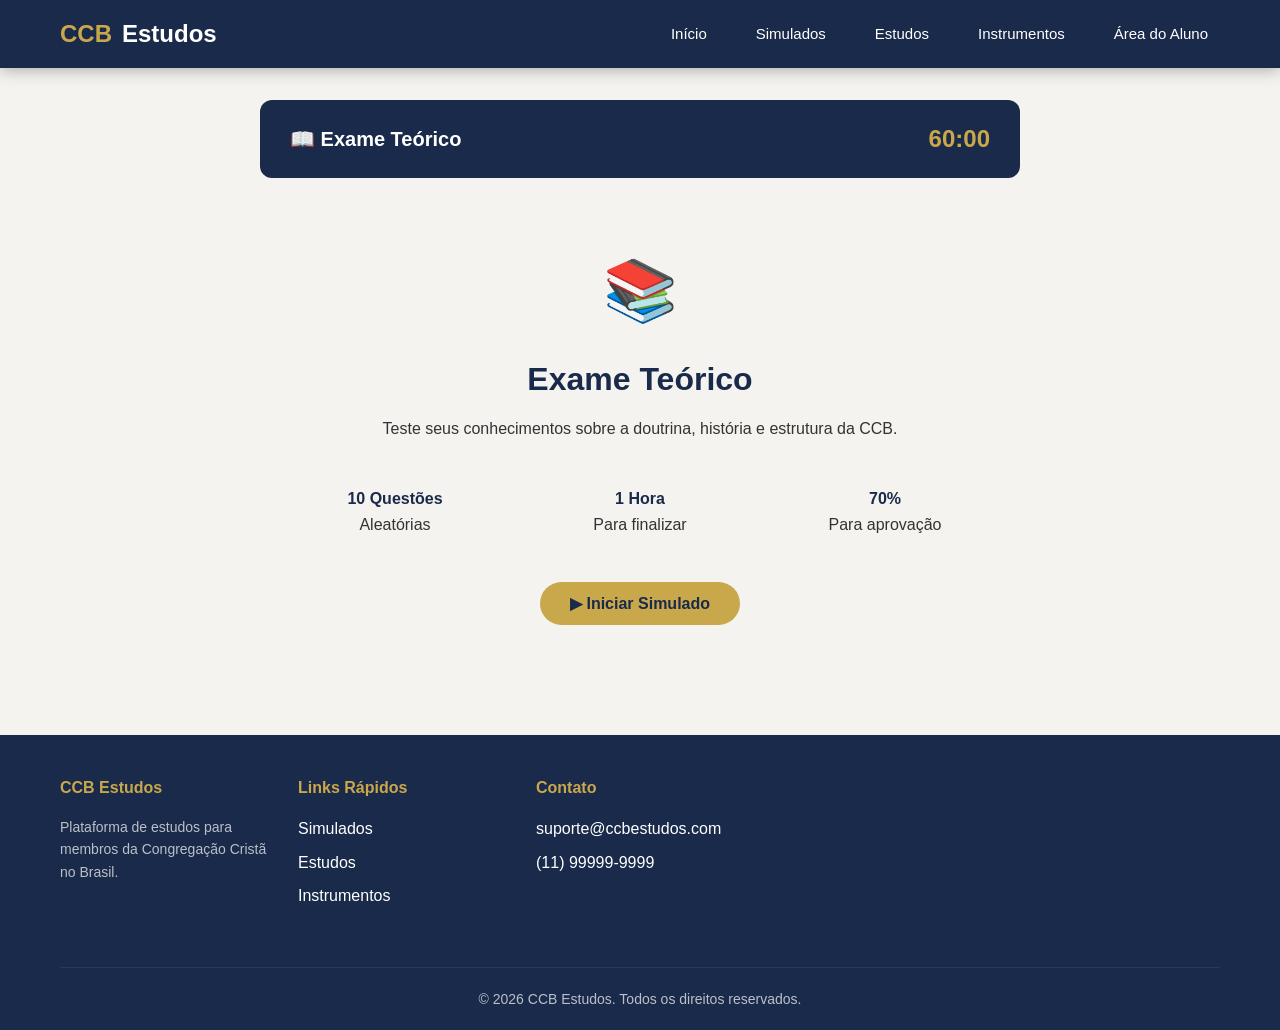
<file: pages/simulados/teorico.html>
<!DOCTYPE html>
<html lang="pt-BR">
<head>
    <meta charset="UTF-8">
    <base href="../../">
    <meta name="viewport" content="width=device-width, initial-scale=1.0">
    <title>CCB Estudos | Exame Teórico</title>
    <link rel="stylesheet" href="css/style.css">
    <style>
        /* Estilos específicos para o simulado */
        .simulado-container {
            max-width: 800px;
            margin: 0 auto;
            padding: 20px;
        }
        
        .simulado-header {
            background: var(--primary);
            color: var(--white);
            padding: 20px 30px;
            border-radius: var(--radius);
            margin-bottom: 25px;
            display: flex;
            justify-content: space-between;
            align-items: center;
            flex-wrap: wrap;
        }
        
        .simulado-header h2 {
            margin: 0;
            font-size: 20px;
        }
        
        .simulado-header .timer {
            font-size: 24px;
            font-weight: bold;
            color: var(--gold);
        }
        
        #tela-inicial {
            text-align: center;
            padding: 40px 20px;
        }
        
        #tela-inicial .icon {
            font-size: 60px;
            margin-bottom: 15px;
        }
        
        #tela-inicial h1 {
            color: var(--primary);
            margin-bottom: 10px;
        }
        
        #tela-inicial .info {
            display: grid;
            grid-template-columns: repeat(auto-fit, minmax(150px, 1fr));
            gap: 15px;
            margin: 30px 0;
        }
        
        #tela-inicial .info-item {
            background: var(--gray-light);
            padding: 15px;
            border-radius: var(--radius);
        }
        
        #tela-inicial .info-item strong {
            display: block;
            color: var(--primary);
        }
        
        #tela-questoes, #tela-resultado {
            display: none;
        }
        
        .progress-info {
            display: flex;
            justify-content: space-between;
            margin-bottom: 15px;
            color: var(--gray);
            font-size: 14px;
        }
        
        .pergunta {
            font-size: 20px;
            font-weight: 600;
            color: var(--primary);
            margin-bottom: 25px;
            line-height: 1.4;
        }
        
        .alternativas {
            display: flex;
            flex-direction: column;
            gap: 12px;
        }
        
        .alternativa-btn {
            background: var(--white);
            border: 2px solid #e0e0e0;
            border-radius: var(--radius);
            padding: 15px 20px;
            font-size: 16px;
            cursor: pointer;
            transition: all 0.3s;
            text-align: left;
            display: flex;
            align-items: center;
            gap: 12px;
        }
        
        .alternativa-btn:hover {
            border-color: var(--gold);
            transform: translateX(5px);
        }
        
        .alternativa-btn .letra {
            background: var(--gray-light);
            width: 30px;
            height: 30px;
            border-radius: 50%;
            display: flex;
            align-items: center;
            justify-content: center;
            font-weight: bold;
            color: var(--primary);
        }
        
        .navegacao {
            display: flex;
            justify-content: space-between;
            margin-top: 25px;
            flex-wrap: wrap;
            gap: 10px;
        }
        
        .btn-finalizar {
            background: #dc3545;
            color: var(--white);
        }
        
        .btn-finalizar:hover {
            background: #c82333;
        }
        
        .resultado-box {
            text-align: center;
            padding: 20px;
        }
        
        .resultado-box .score {
            font-size: 48px;
            font-weight: bold;
            color: var(--primary);
        }
        
        .resultado-box .score span {
            color: var(--gold);
        }
        
        .resultado-box .status {
            font-size: 28px;
            font-weight: bold;
            margin: 15px 0;
        }
        
        .revisao-questoes {
            margin-top: 30px;
            max-height: 400px;
            overflow-y: auto;
            background: var(--white);
            padding: 20px;
            border-radius: var(--radius);
            box-shadow: var(--shadow);
        }
        
        .revisao-item {
            padding: 10px 0;
            border-bottom: 1px solid #eee;
        }
        
        .revisao-item:last-child {
            border-bottom: none;
        }
        
        @media (max-width: 768px) {
            .simulado-header {
                flex-direction: column;
                gap: 10px;
                text-align: center;
            }
            
            .pergunta {
                font-size: 17px;
            }
            
            .alternativa-btn {
                font-size: 14px;
                padding: 12px 15px;
            }
        }
    </style>
</head>
<body>

    <!-- ===== HEADER ===== -->
    <header>
        <div class="container header-inner">
            <div class="logo"><span>CCB</span> Estudos</div>
            <button class="menu-toggle" id="menuToggle">☰</button>
            <ul class="nav-menu" id="navMenu">
                <li><a href="index.html">Início</a></li>
                <li><a href="pages/simulados.html" class="active">Simulados</a></li>
                <li><a href="pages/estudos.html">Estudos</a></li>
                <li><a href="pages/instrumentos.html">Instrumentos</a></li>
                <li><a href="pages/area-aluno.html">Área do Aluno</a></li>
            </ul>
        </div>
    </header>

    <!-- ===== SIMULADO ===== -->
    <div class="simulado-container">
        <div class="simulado-header">
            <h2 class="simulado-tipo">📖 Exame Teórico</h2>
            <div class="timer" id="timer">60:00</div>
        </div>

        <!-- TELA INICIAL -->
        <div id="tela-inicial">
            <div class="icon">📚</div>
            <h1>Exame Teórico</h1>
            <p>Teste seus conhecimentos sobre a doutrina, história e estrutura da CCB.</p>
            
            <div class="info">
                <div class="info-item">
                    <strong>10 Questões</strong>
                    Aleatórias
                </div>
                <div class="info-item">
                    <strong>1 Hora</strong>
                    Para finalizar
                </div>
                <div class="info-item">
                    <strong>70%</strong>
                    Para aprovação
                </div>
            </div>
            
            <button class="btn btn-primary" onclick="iniciarSimulado('teorico')">
                ▶ Iniciar Simulado
            </button>
        </div>

        <!-- TELA DE QUESTÕES -->
        <div id="tela-questoes">
            <div class="progress-info">
                <span id="progresso">Questão 1 de 10</span>
                <span id="respondidas">0 respondidas</span>
            </div>
            
            <div class="pergunta" id="pergunta"></div>
            
            <div class="alternativas" id="alternativas"></div>
            
            <div class="navegacao">
                <button class="btn btn-outline" id="btn-anterior" onclick="questaoAnterior()" style="display:none;">
                    ◀ Anterior
                </button>
                <div>
                    <button class="btn btn-outline" onclick="finalizarSimulado()" style="background:#dc3545; color:white; border-color:#dc3545;">
                        Finalizar
                    </button>
                    <button class="btn btn-primary" onclick="proximaQuestao()">
                        Próxima ▶
                    </button>
                </div>
            </div>
        </div>

        <!-- TELA DE RESULTADO -->
        <div id="tela-resultado">
            <div class="resultado-box">
                <h2>📊 Resultado</h2>
                <div class="score">
                    <span id="resultado-acertos">0/0</span>
                </div>
                <div class="status" id="resultado-status">✅ APROVADO!</div>
                <div style="font-size:18px; color:var(--gray);">
                    Porcentagem: <strong id="resultado-porcentagem">0%</strong>
                </div>
                
                <div style="margin-top: 25px; display: flex; gap:15px; justify-content:center; flex-wrap:wrap;">
                    <button class="btn btn-primary" onclick="window.location.reload()">🔄 Refazer</button>
                    <button class="btn btn-outline" onclick="voltarSimulados()">📋 Voltar</button>
                </div>
            </div>
            
            <h3 style="margin-top:20px;">📝 Revisão das Questões</h3>
            <div class="revisao-questoes" id="revisao-questoes"></div>
        </div>
    </div>

    <!-- ===== FOOTER ===== -->
    <footer>
        <div class="container">
            <div>
                <h4>CCB Estudos</h4>
                <p style="opacity:0.7; font-size:14px;">Plataforma de estudos para membros da Congregação Cristã no Brasil.</p>
            </div>
            <div>
                <h4>Links Rápidos</h4>
                <ul>
                    <li><a href="pages/simulados.html">Simulados</a></li>
                    <li><a href="pages/estudos.html">Estudos</a></li>
                    <li><a href="pages/instrumentos.html">Instrumentos</a></li>
                </ul>
            </div>
            <div>
                <h4>Contato</h4>
                <ul>
                    <li><a href="#">suporte@ccbestudos.com</a></li>
                    <li><a href="#">(11) 99999-9999</a></li>
                </ul>
            </div>
            <div class="copy">&copy; 2026 CCB Estudos. Todos os direitos reservados.</div>
        </div>
    </footer>

    <script src="js/script.js"></script>
    <script src="js/questoes.js"></script>
    <script src="js/simulados.js"></script>
</body>
</html>
</file>
<file: css/style.css>
/* ===== RESET E BASE ===== */
* {
    margin: 0;
    padding: 0;
    box-sizing: border-box;
}

:root {
    --primary: #1a2a4a;
    --primary-light: #2a4068;
    --gold: #c9a84c;
    --gold-light: #e8d5a3;
    --gold-dark: #a8882a;
    --white: #ffffff;
    --gray-light: #f5f3ef;
    --gray: #888888;
    --shadow: 0 4px 20px rgba(0,0,0,0.1);
    --radius: 12px;
}

body {
    font-family: 'Segoe UI', Tahoma, Geneva, Verdana, sans-serif;
    background-color: var(--gray-light);
    color: #333;
    line-height: 1.6;
    padding-top: 80px;
}

a {
    text-decoration: none;
    color: inherit;
}

.container {
    max-width: 1200px;
    margin: 0 auto;
    padding: 0 20px;
}

/* ===== HEADER / NAVEGAÇÃO ===== */
header {
    background: var(--primary);
    color: var(--white);
    padding: 15px 0;
    position: fixed;
    top: 0;
    left: 0;
    right: 0;
    z-index: 1000;
    box-shadow: 0 2px 15px rgba(0,0,0,0.3);
}

.header-inner {
    display: flex;
    justify-content: space-between;
    align-items: center;
    flex-wrap: wrap;
}

.logo {
    font-size: 24px;
    font-weight: bold;
    display: flex;
    align-items: center;
    gap: 10px;
}

.logo span {
    color: var(--gold);
}

.logo img {
    height: 45px;
    width: auto;
}

/* Menu Desktop */
.nav-menu {
    display: flex;
    list-style: none;
    gap: 25px;
    align-items: center;
}

.nav-menu a {
    color: var(--white);
    font-weight: 500;
    padding: 8px 12px;
    border-radius: 6px;
    transition: all 0.3s;
    font-size: 15px;
}

.nav-menu a:hover,
.nav-menu a.active {
    background: var(--gold);
    color: var(--primary);
}

.nav-menu a.active {
    background: var(--gold);
    color: var(--primary);
}

/* Menu Mobile */
.menu-toggle {
    display: none;
    font-size: 28px;
    cursor: pointer;
    color: var(--white);
    background: none;
    border: none;
}

/* ===== BOTÕES ===== */
.btn {
    display: inline-block;
    padding: 12px 30px;
    border-radius: 30px;
    font-weight: 600;
    font-size: 16px;
    border: none;
    cursor: pointer;
    transition: all 0.3s;
}

.btn-primary {
    background: var(--gold);
    color: var(--primary);
}

.btn-primary:hover {
    background: var(--gold-dark);
    transform: translateY(-2px);
    box-shadow: var(--shadow);
}

.btn-secondary {
    background: transparent;
    color: var(--white);
    border: 2px solid var(--gold);
}

.btn-secondary:hover {
    background: var(--gold);
    color: var(--primary);
}

.btn-outline {
    background: transparent;
    color: var(--primary);
    border: 2px solid var(--primary);
}

.btn-outline:hover {
    background: var(--primary);
    color: var(--white);
}

/* ===== CARDS ===== */
.card {
    background: var(--white);
    border-radius: var(--radius);
    padding: 25px;
    box-shadow: var(--shadow);
    transition: all 0.3s;
}

.card:hover {
    transform: translateY(-5px);
    box-shadow: 0 8px 30px rgba(0,0,0,0.15);
}

.card-gold {
    border-top: 4px solid var(--gold);
}

/* ===== HERO ===== */
.hero {
    background: linear-gradient(135deg, var(--primary) 0%, var(--primary-light) 100%);
    color: var(--white);
    padding: 80px 0 60px;
    border-radius: 0 0 40px 40px;
    margin-bottom: 40px;
    text-align: center;
}

.hero h1 {
    font-size: 42px;
    margin-bottom: 15px;
}

.hero h1 span {
    color: var(--gold);
}

.hero p {
    font-size: 18px;
    max-width: 600px;
    margin: 0 auto 30px;
    opacity: 0.9;
}

.hero .btn-group {
    display: flex;
    gap: 15px;
    justify-content: center;
    flex-wrap: wrap;
}

/* ===== SEÇÃO TÍTULOS ===== */
.section-title {
    font-size: 30px;
    color: var(--primary);
    margin-bottom: 10px;
}

.section-subtitle {
    color: var(--gray);
    margin-bottom: 30px;
    font-size: 17px;
}

.section-header {
    text-align: center;
    margin-bottom: 40px;
}

.section-header .gold-line {
    width: 60px;
    height: 4px;
    background: var(--gold);
    margin: 10px auto 0;
    border-radius: 2px;
}

/* ===== GRIDS ===== */
.grid-3 {
    display: grid;
    grid-template-columns: repeat(auto-fit, minmax(300px, 1fr));
    gap: 30px;
}

.grid-4 {
    display: grid;
    grid-template-columns: repeat(auto-fit, minmax(220px, 1fr));
    gap: 25px;
}

.grid-2 {
    display: grid;
    grid-template-columns: repeat(auto-fit, minmax(350px, 1fr));
    gap: 30px;
}

/* ===== SIMULADOS ===== */
.simulado-card {
    text-align: center;
}

.simulado-card .icon {
    font-size: 48px;
    margin-bottom: 10px;
}

.simulado-card h3 {
    color: var(--primary);
    margin-bottom: 8px;
}

.simulado-card .level {
    display: inline-block;
    padding: 4px 14px;
    border-radius: 20px;
    font-size: 13px;
    font-weight: 600;
    margin-bottom: 10px;
}

.level-easy { background: #d4edda; color: #155724; }
.level-medium { background: #fff3cd; color: #856404; }
.level-hard { background: #f8d7da; color: #721c24; }

.simulado-card .btn {
    margin-top: 10px;
}

/* ===== ESTUDOS ===== */
.estudo-card {
    padding: 20px;
}

.estudo-card .emoji {
    font-size: 36px;
    display: block;
    margin-bottom: 8px;
}

.estudo-card h4 {
    color: var(--primary);
    margin-bottom: 6px;
}

.estudo-card .progress-bar {
    width: 100%;
    height: 6px;
    background: #e0e0e0;
    border-radius: 3px;
    margin-top: 10px;
    overflow: hidden;
}

.estudo-card .progress-bar .fill {
    height: 100%;
    background: var(--gold);
    border-radius: 3px;
    transition: width 0.5s;
}

/* ===== INSTRUMENTOS ===== */
.instrumento-card {
    text-align: center;
    padding: 30px 20px;
}

.instrumento-card .icon {
    font-size: 50px;
    display: block;
    margin-bottom: 10px;
}

.instrumento-card h4 {
    color: var(--primary);
}

.instrumento-card .tag {
    font-size: 13px;
    color: var(--gray);
    margin-bottom: 8px;
}

/* ===== ÁREA DO ALUNO ===== */
.dashboard-stats {
    display: grid;
    grid-template-columns: repeat(auto-fit, minmax(180px, 1fr));
    gap: 20px;
    margin-bottom: 30px;
}

.stat-card {
    background: var(--white);
    padding: 20px;
    border-radius: var(--radius);
    text-align: center;
    box-shadow: var(--shadow);
}

.stat-card .number {
    font-size: 36px;
    font-weight: bold;
    color: var(--gold);
}

.stat-card .label {
    font-size: 14px;
    color: var(--gray);
}

/* ===== RODAPÉ ===== */
footer {
    background: var(--primary);
    color: var(--white);
    padding: 40px 0 20px;
    margin-top: 50px;
}

footer .container {
    display: grid;
    grid-template-columns: repeat(auto-fit, minmax(200px, 1fr));
    gap: 30px;
}

footer h4 {
    color: var(--gold);
    margin-bottom: 15px;
}

footer ul {
    list-style: none;
}

footer ul li {
    margin-bottom: 8px;
}

footer ul li a:hover {
    color: var(--gold);
}

footer .copy {
    text-align: center;
    padding-top: 20px;
    border-top: 1px solid rgba(255,255,255,0.1);
    margin-top: 20px;
    font-size: 14px;
    opacity: 0.7;
    grid-column: 1 / -1;
}

/* ===== RESPONSIVO ===== */
@media (max-width: 768px) {
    body { padding-top: 70px; }
    
    .menu-toggle {
        display: block;
    }
    
    .nav-menu {
        display: none;
        flex-direction: column;
        width: 100%;
        padding: 15px 0;
        gap: 10px;
    }
    
    .nav-menu.open {
        display: flex;
    }
    
    .nav-menu a {
        padding: 10px 15px;
        width: 100%;
        text-align: center;
        border-bottom: 1px solid rgba(255,255,255,0.05);
    }
    
    .hero h1 {
        font-size: 28px;
    }
    
    .hero p {
        font-size: 16px;
    }
    
    .grid-3, .grid-2, .grid-4 {
        grid-template-columns: 1fr;
    }
    
    .section-title {
        font-size: 24px;
    }
}
</file>
